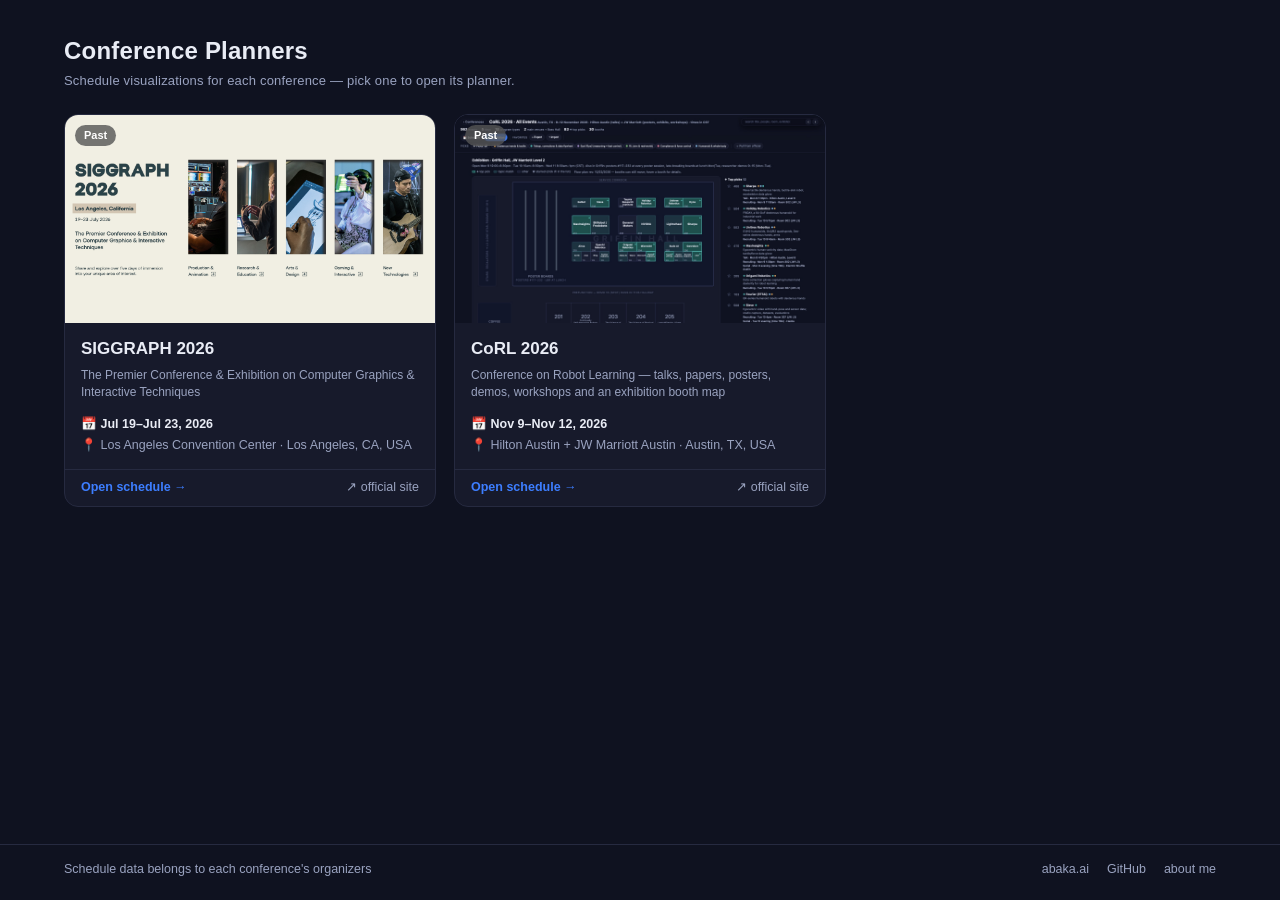
<file: index.html>
<!DOCTYPE html>
<html lang="en"><head>
<meta charset="utf-8"><meta name="viewport" content="width=device-width, initial-scale=1">
<title>Conference Planners</title>
<style>
:root{--bg:#0f1220;--panel:#171a2b;--ink:#e9ecf5;--muted:#9aa3c0;--line:#262a40;--hi:#3d7eff;--now:#2a9d8f}
*{box-sizing:border-box}
body{margin:0;font:14px/1.4 -apple-system,BlinkMacSystemFont,"Segoe UI",Roboto,sans-serif;background:var(--bg);color:var(--ink);min-height:100vh;display:flex;flex-direction:column}
header{padding:34px 24px 6px;max-width:1200px;margin:0 auto;width:100%}
h1{margin:0;font-size:24px;letter-spacing:.2px}
h1 .sub{display:block;margin-top:4px;color:var(--muted);font-size:13px;font-weight:400}
.wrap{max-width:1200px;margin:0 auto;padding:18px 24px 60px;width:100%;flex:1}
.grid{display:grid;grid-template-columns:repeat(auto-fill,minmax(320px,1fr));gap:18px}
.card{display:flex;flex-direction:column;background:var(--panel);border:1px solid var(--line);border-radius:14px;overflow:hidden;text-decoration:none;color:var(--ink);transition:border-color .15s,transform .15s,box-shadow .15s}
.card:hover,.card:focus-visible{border-color:var(--hi);transform:translateY(-2px);box-shadow:0 8px 24px #0008}
.card:focus-visible{outline:2px solid var(--hi);outline-offset:2px}
.cover{aspect-ratio:16/9;background:#0b0d18;position:relative}
.cover img{width:100%;height:100%;object-fit:cover;display:block}
.chip{position:absolute;top:10px;left:10px;font-size:11px;font-weight:650;padding:3px 9px;border-radius:999px;color:#fff;background:#333a}
.chip.now{background:var(--now)}.chip.soon{background:var(--hi)}.chip.past{background:#555c}
.body{padding:14px 16px 15px;display:flex;flex-direction:column;gap:6px;flex:1}
.body h2{margin:0;font-size:17px}
.tagline{color:var(--muted);font-size:12px;margin:0}
.meta{margin-top:auto;padding-top:10px;font-size:12.5px;color:var(--muted);display:flex;flex-direction:column;gap:3px}
.meta b{color:var(--ink);font-weight:600}
.foot{display:flex;justify-content:space-between;align-items:center;border-top:1px solid var(--line);padding:9px 16px;font-size:12.5px}
.foot .go{color:var(--hi);font-weight:650}
.foot .off{color:var(--muted)}
.foot .off:hover{color:var(--ink)}
@media (prefers-reduced-motion:reduce){.card{transition:none}.card:hover{transform:none}}
footer{padding:14px 24px 22px;border-top:1px solid var(--line);color:var(--muted);font-size:12.5px;text-align:center}
footer a{color:var(--muted)}footer a:hover{color:var(--ink)}
</style>
</head>
<body>
<header><h1>Conference Planners <span class="sub">Schedule visualizations for each conference — pick one to open its planner.</span></h1></header>
<div class="wrap"><div class="grid" id="grid"></div></div>
<footer id="site-footer" data-width="1152px"></footer>
<script src="assets/footer.js"></script>
<script src="meta.js"></script>
<script>
const fmt = iso => new Date(iso + "T00:00:00").toLocaleDateString("en-US", {month:"short", day:"numeric"});
const year = iso => iso.slice(0, 4);
function status(c){
  const today = new Date().toISOString().slice(0, 10);
  if (today > c.end) return {cls:"past", txt:"Past"};
  if (today >= c.start) return {cls:"now", txt:"Happening now"};
  const days = Math.round((new Date(c.start) - new Date(today)) / 864e5);
  return days <= 60 ? {cls:"soon", txt:`In ${days} days`} : {cls:"", txt:"Upcoming"};
}
document.getElementById("grid").innerHTML = CONFERENCES.map(c => {
  const s = status(c);
  const dates = `${fmt(c.start)}–${fmt(c.end)}, ${year(c.end)}`;
  return `<a class="card" href="${c.schedule}">
    <div class="cover"><img src="${c.cover}" alt="${c.title}" loading="lazy"><span class="chip ${s.cls}">${s.txt}</span></div>
    <div class="body">
      <h2>${c.title}</h2>
      ${c.subtitle ? `<p class="tagline">${c.subtitle}</p>` : ""}
      <div class="meta"><span>📅 <b>${dates}</b></span><span>📍 ${c.location}</span></div>
    </div>
    <div class="foot"><span class="go">Open schedule →</span>
      <span class="off" onclick="event.preventDefault();event.stopPropagation();window.open('${c.official}','_blank')">↗ official site</span></div>
  </a>`;
}).join("");
</script>
</body></html>
</file>
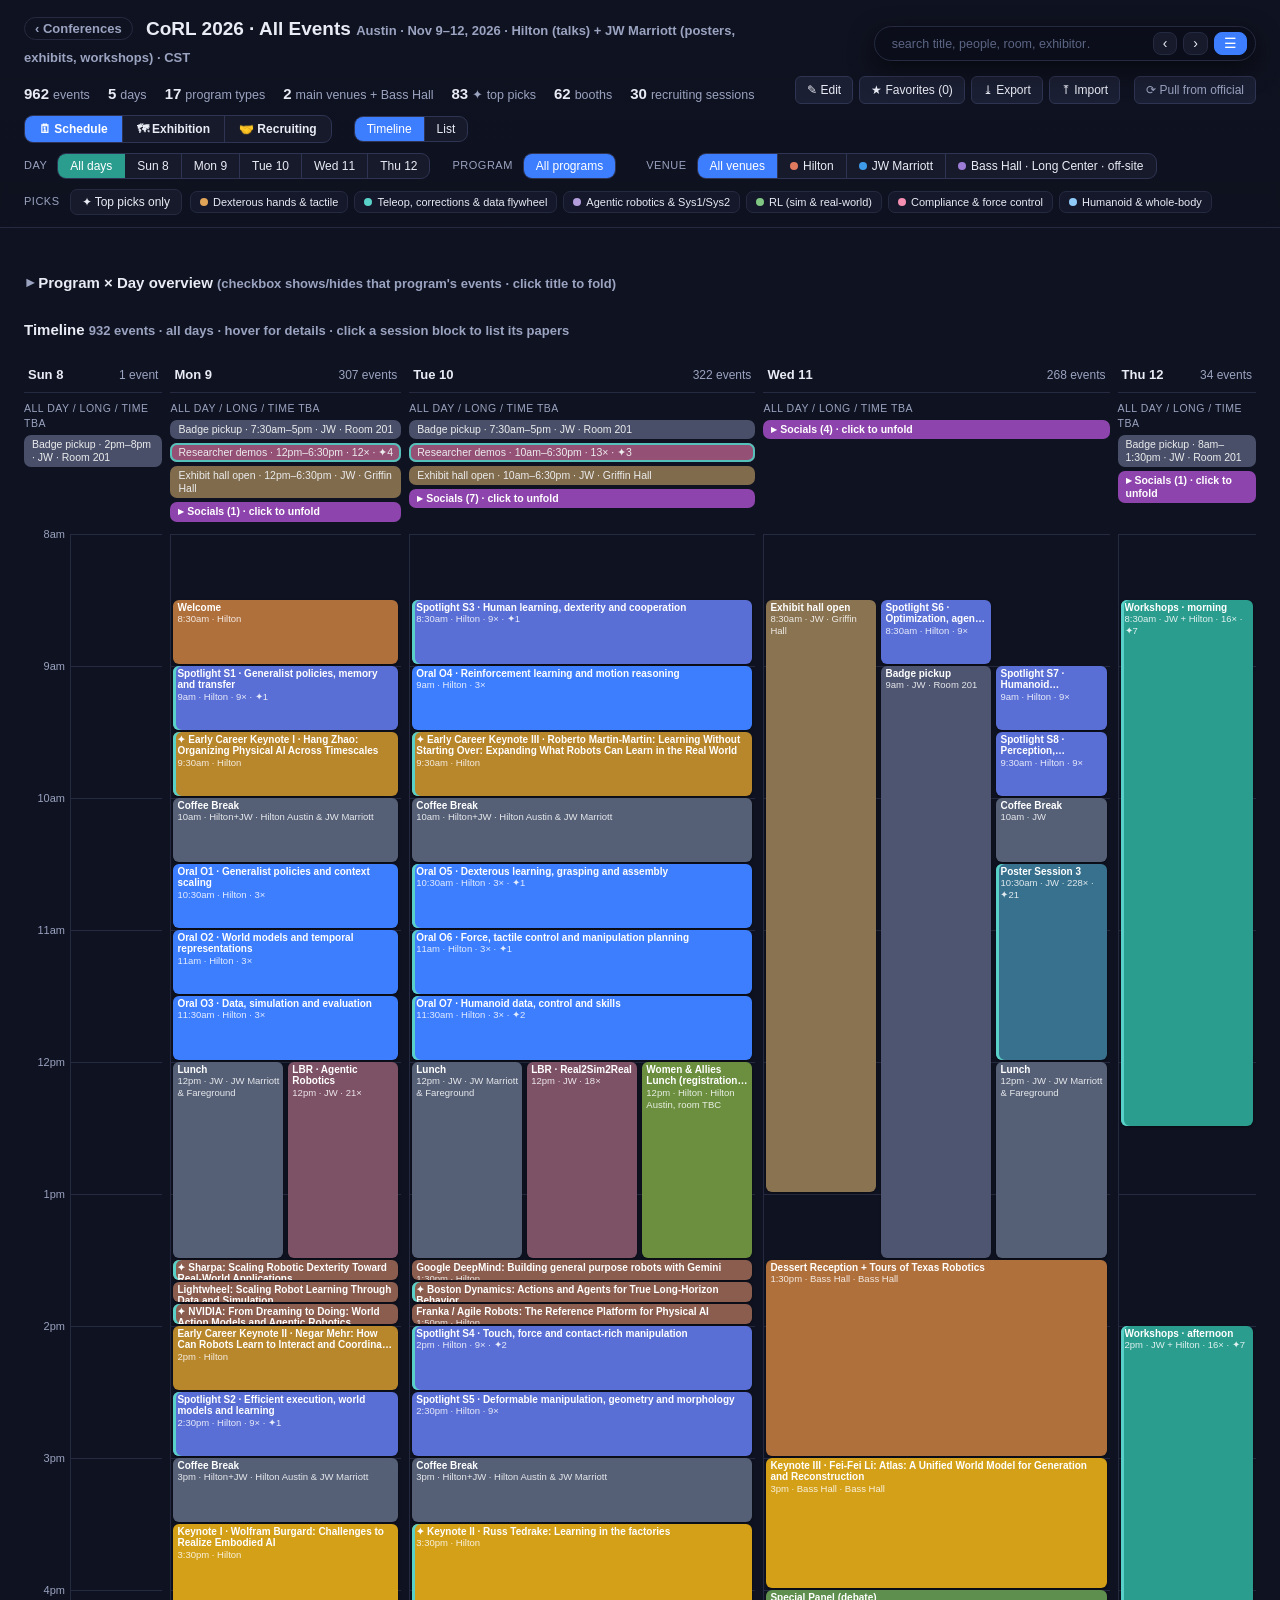
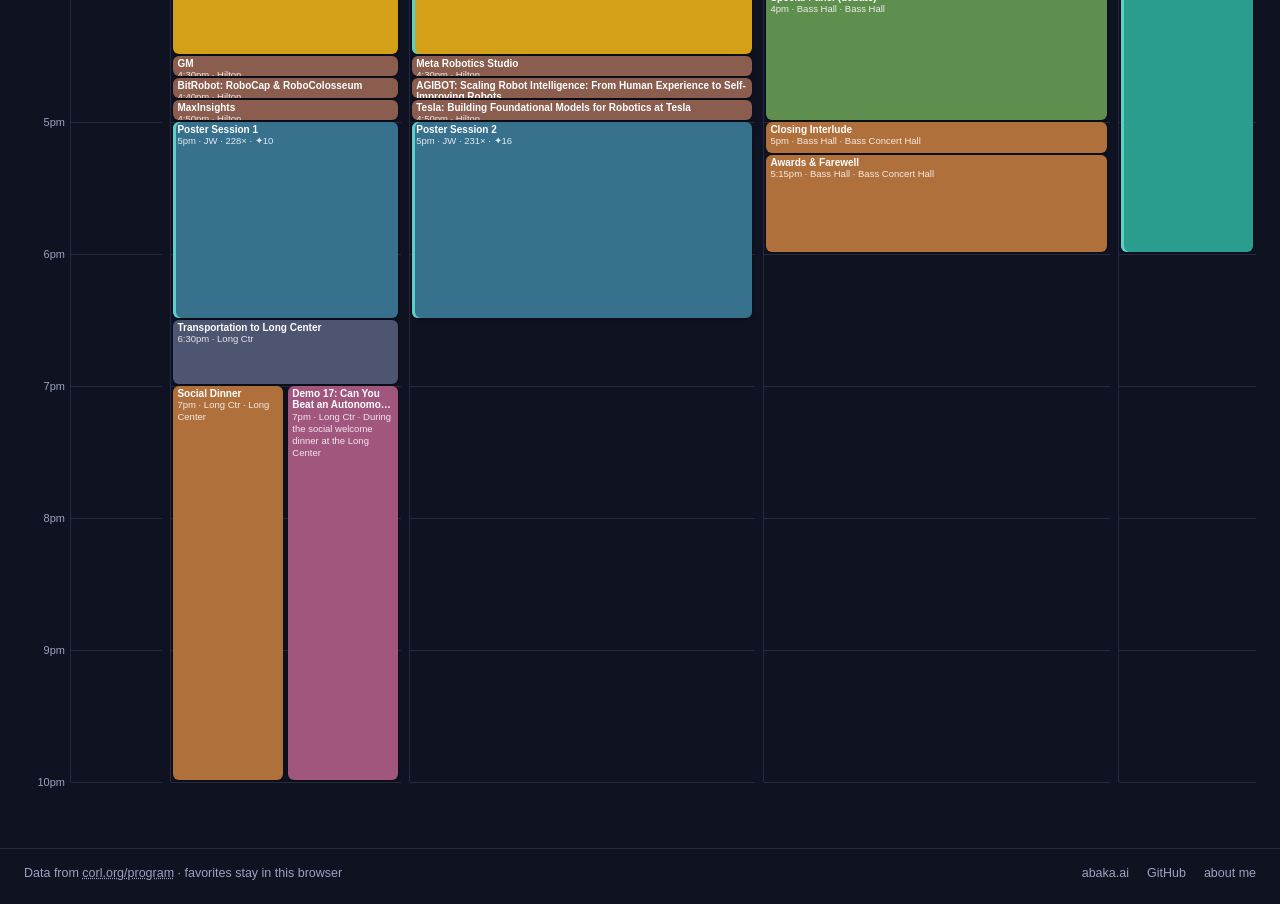
<file: corl26/index.html>
<!DOCTYPE html>
<html lang="en"><head>
<meta charset="utf-8"><meta name="viewport" content="width=device-width, initial-scale=1">
<title>CoRL 2026 — All Events Summary · Nov 9–12 · Austin</title>
<!-- ?v= on assets: bump it on each deploy so phones never mix a new page with cached old JS/CSS (Pages caches 10 min) -->
<link rel="stylesheet" href="assets/summary.css?v=20261109b">
</head>
<body>
<header><div class="hin">
  <div class="htop">
  <h1><a class="back" href="../index.html" title="back to all conference planners">‹ Conferences</a> CoRL 2026 · All Events <span class="sub">Austin · Nov 9–12, 2026 · Hilton (talks) + JW Marriott (posters, exhibits, workshops) · CST</span></h1>
<div id="searchbox">
  <input id="q" type="search" placeholder="search title, people, room, exhibitor…">
  <span id="qcount"></span>
  <button id="qprev" title="previous match (Shift+Enter)">‹</button>
  <button id="qnext" title="next match (Enter)">›</button>
  <button id="menutog" title="show / hide the menu (tabs, filters, favorites)">☰</button>
</div>
  <div class="stats" id="stats"></div>
  <div class="favbar">
    <button id="favmode" class="fbtn schedonly">✎ Edit</button><button id="favonly" class="fbtn schedonly">★ Favorites (0)</button><button id="favexp" class="fbtn" title="download favorites as a JSON file">⤓ Export</button><button id="favimp" class="fbtn" title="load favorites from an exported JSON file (merges with current)">⤒ Import</button><a class="fbtn pull" href="https://github.com/Abaka-Skills/conf/actions/workflows/pull-official-corl26.yml" target="_blank" rel="noopener" title="re-scrape the official site and update this page's data (runs a GitHub Action; the site can't be fetched from the browser directly)">⟳ Pull from official</a>
    <input id="favfile" type="file" accept=".json,application/json" hidden></div>
  </div>
  <div class="controls">
    <div class="seg tabs"><button id="tabsched" class="on">🗓 Schedule</button><button id="tabexpo">🗺 Exhibition</button><button id="tabrec">🤝 Recruiting</button></div>
    <div class="seg schedonly"><button id="vtl" class="on">Timeline</button><button id="vlist">List</button></div>
  </div>
  <div class="controls schedonly">
    <div class="grp"><span class="lbl">Day</span><span class="seg" id="daybtns"></span></div>
    <div class="grp"><span class="lbl">Program</span><span class="seg"><button id="clearty" class="on">All programs</button></span><span class="sub" id="tysel"></span></div>
    <div class="grp"><span class="lbl">Venue</span><span class="seg" id="venuebtns"></span></div>
  </div>
  <div class="controls picksrow">
    <div class="grp"><span class="lbl">Picks</span><button id="pickmode" class="pick" title="show only the hand-picked top picks (combines with the selected topics)">✦ Top picks only</button>
      <span class="topics" id="topicbtns"></span><button id="pickclear" class="topic" title="clear the picks filter">✕ clear</button></div>
  </div>
</div></header>
<div class="wrap" id="sched">
  <h2 id="mxhdr" class="fold"><span class="caret">▾</span> Program × Day overview <span class="sub">(checkbox shows/hides that program's events · click title to fold)</span></h2>
  <div class="matrix" id="mxbox"><table class="mx" id="mx"></table></div>
  <h2 id="agendahdr">Agenda</h2>
  <div id="agenda"></div>
</div>
<div class="wrap" id="expo"></div>
<div class="wrap" id="rec"></div>
<div id="tip"></div>
<footer id="site-footer" data-source-url="https://www.corl.org/program" data-source-label="corl.org/program"></footer>
<script src="../assets/footer.js?v=20261109b"></script>
<script src="assets/data.js?v=20261109b"></script>
<script src="assets/picks.js?v=20261109b"></script>
<script src="assets/exhibitors.js?v=20261109b"></script>
<script src="assets/exhibit.js?v=20261109b"></script>
<script src="assets/recruiting.js?v=20261109b"></script>
<script src="assets/app.js?v=20261109b"></script>
</body></html>
</file>
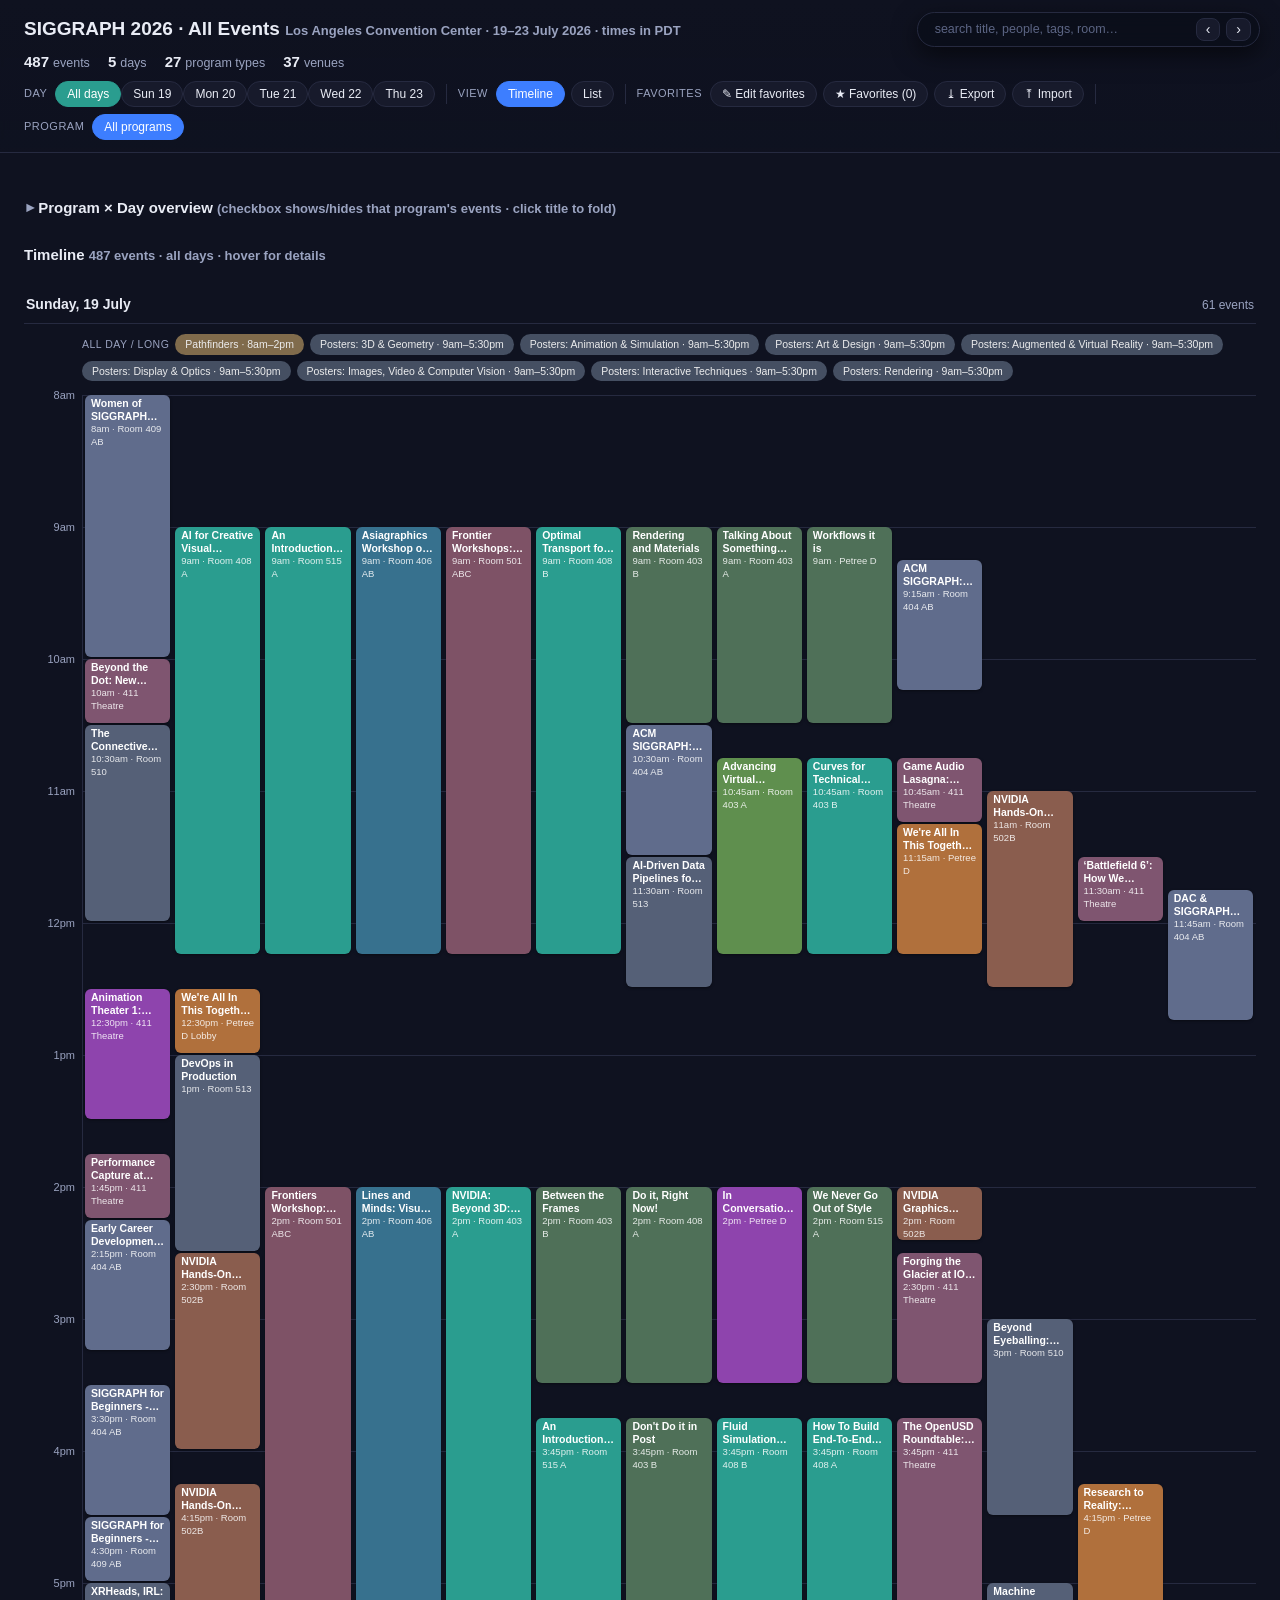
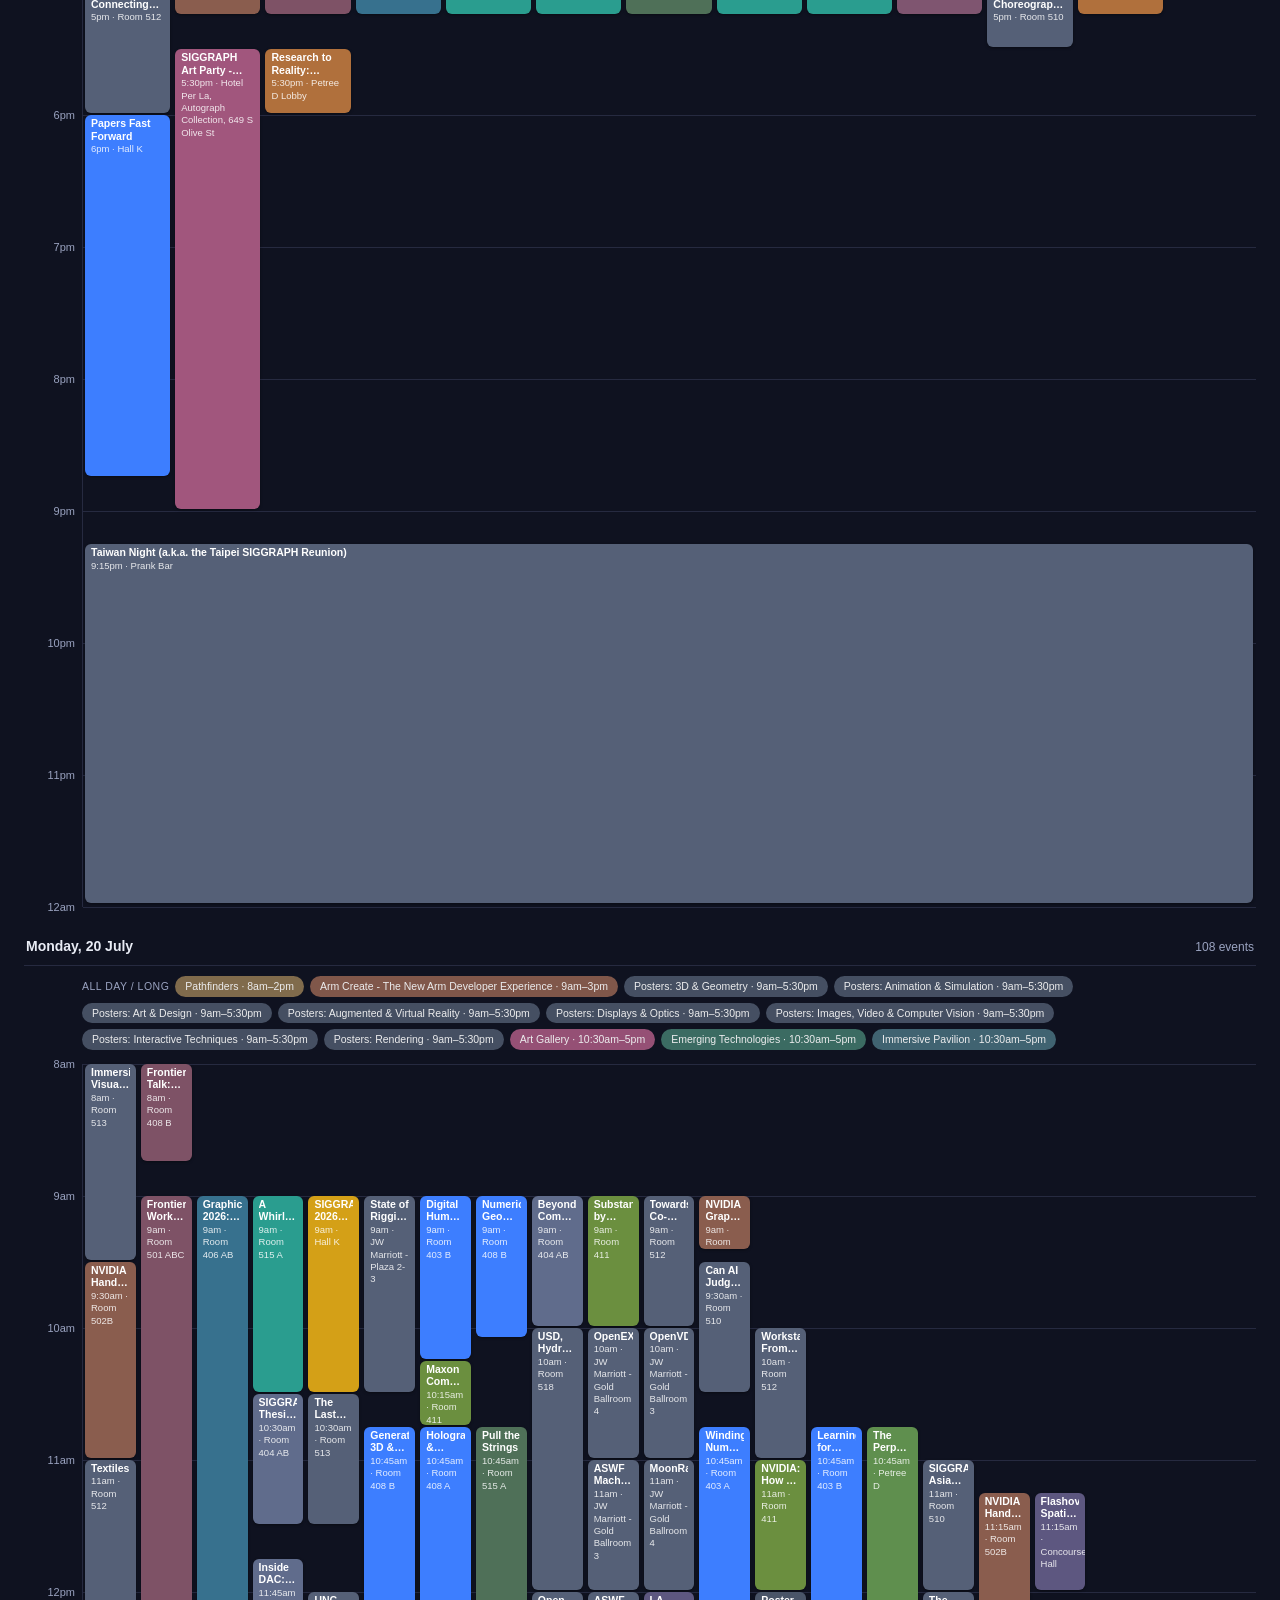
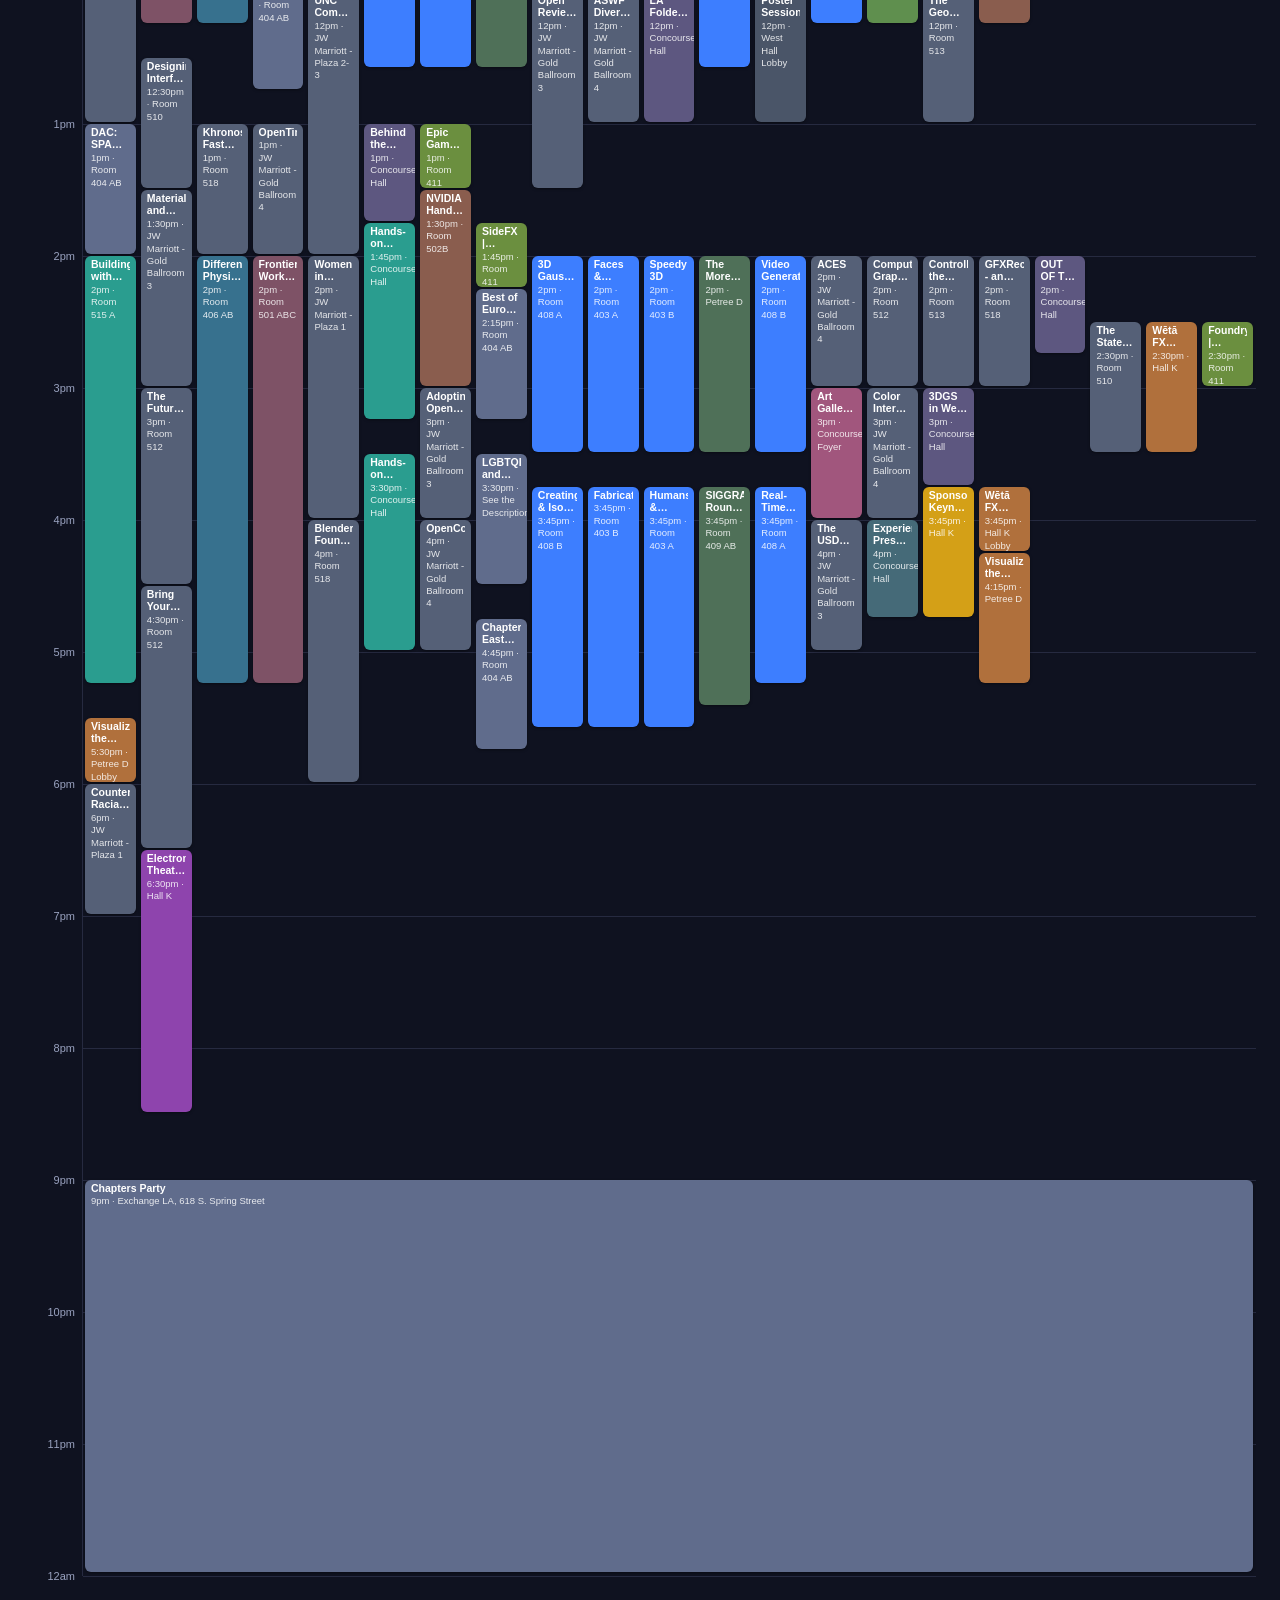
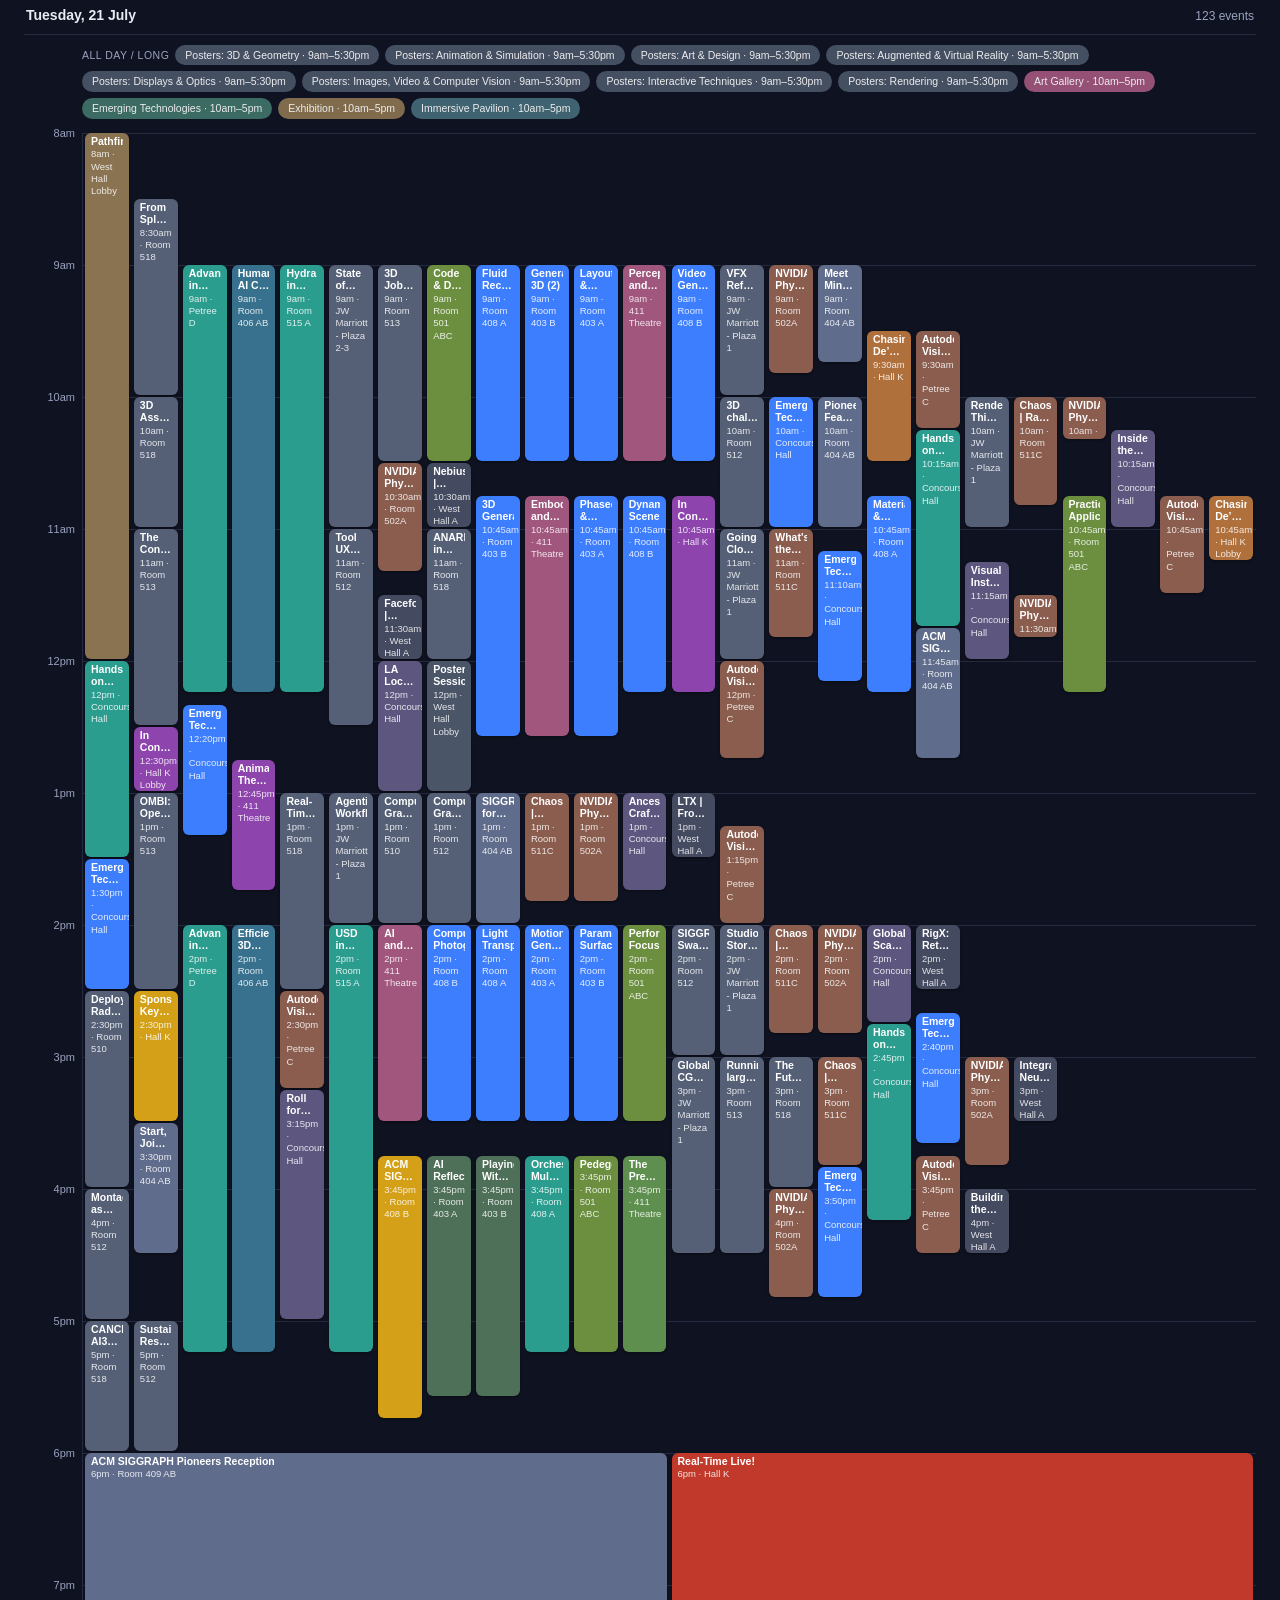
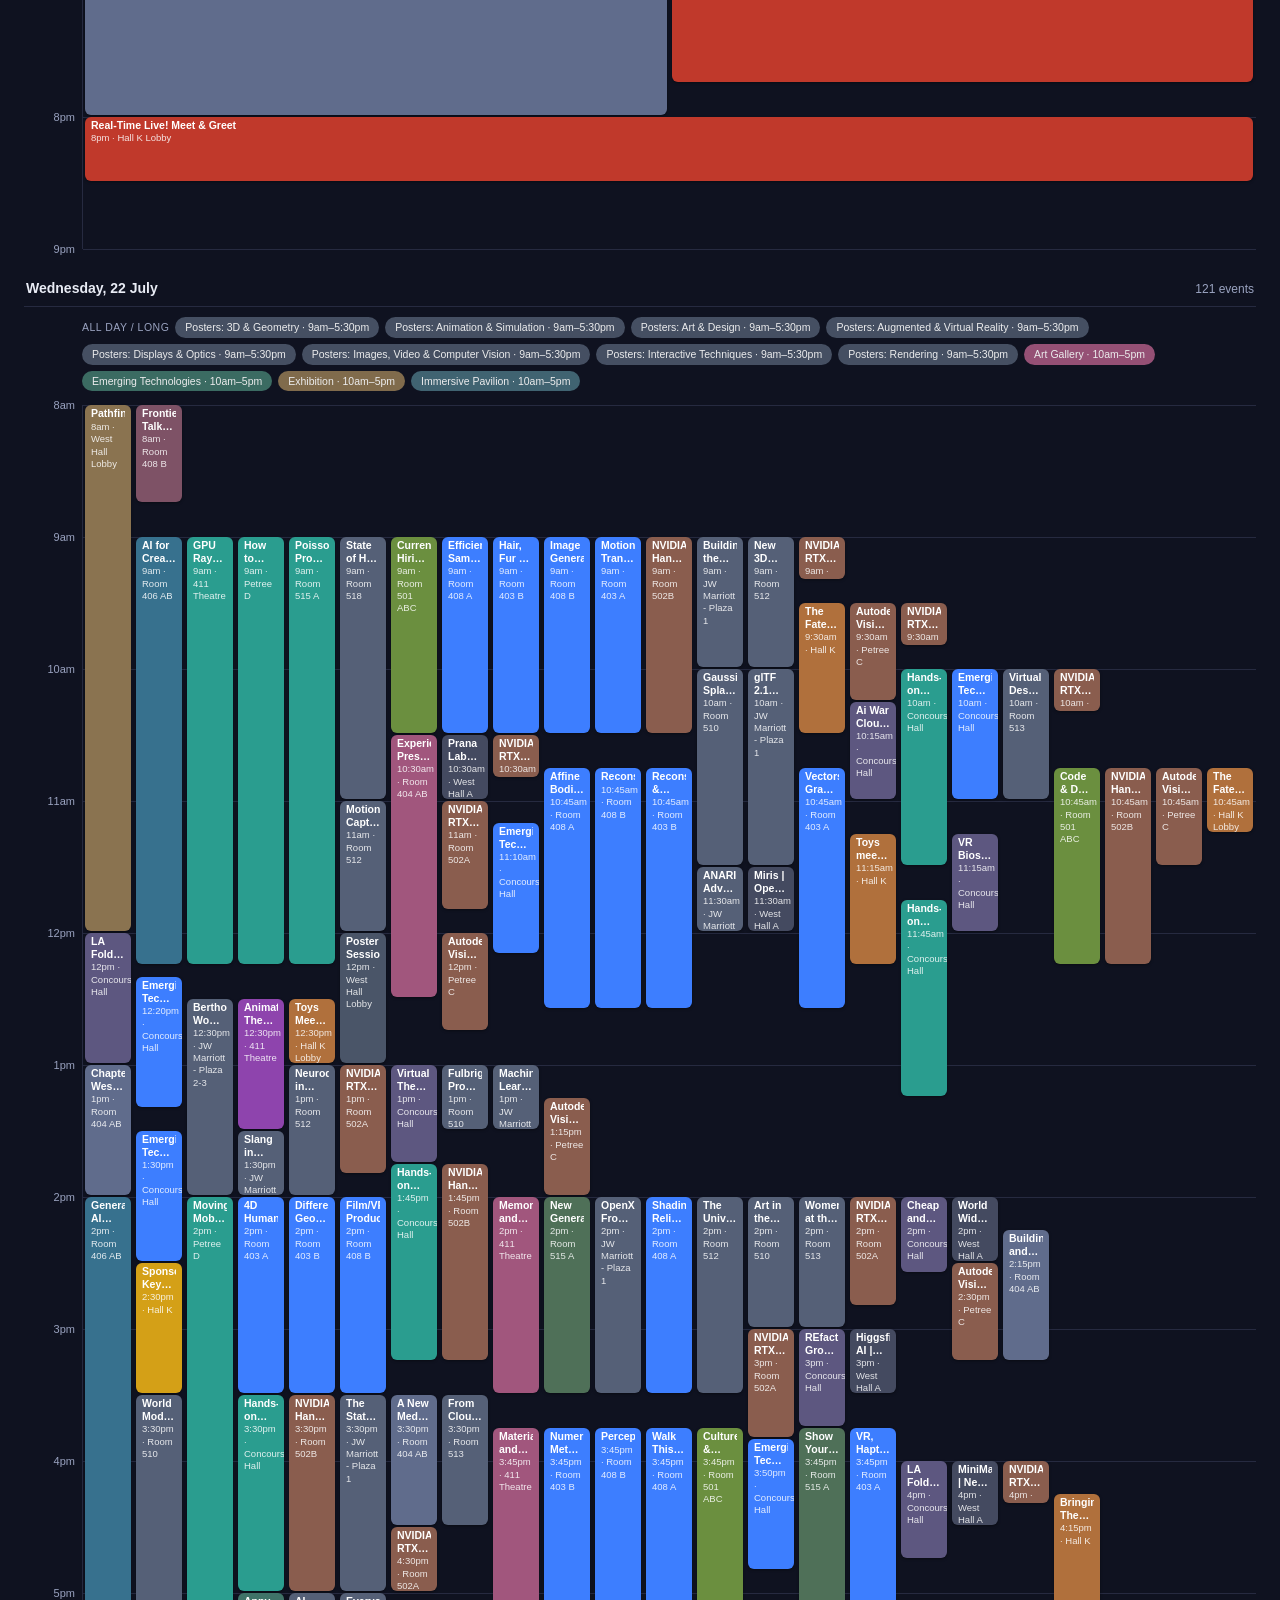
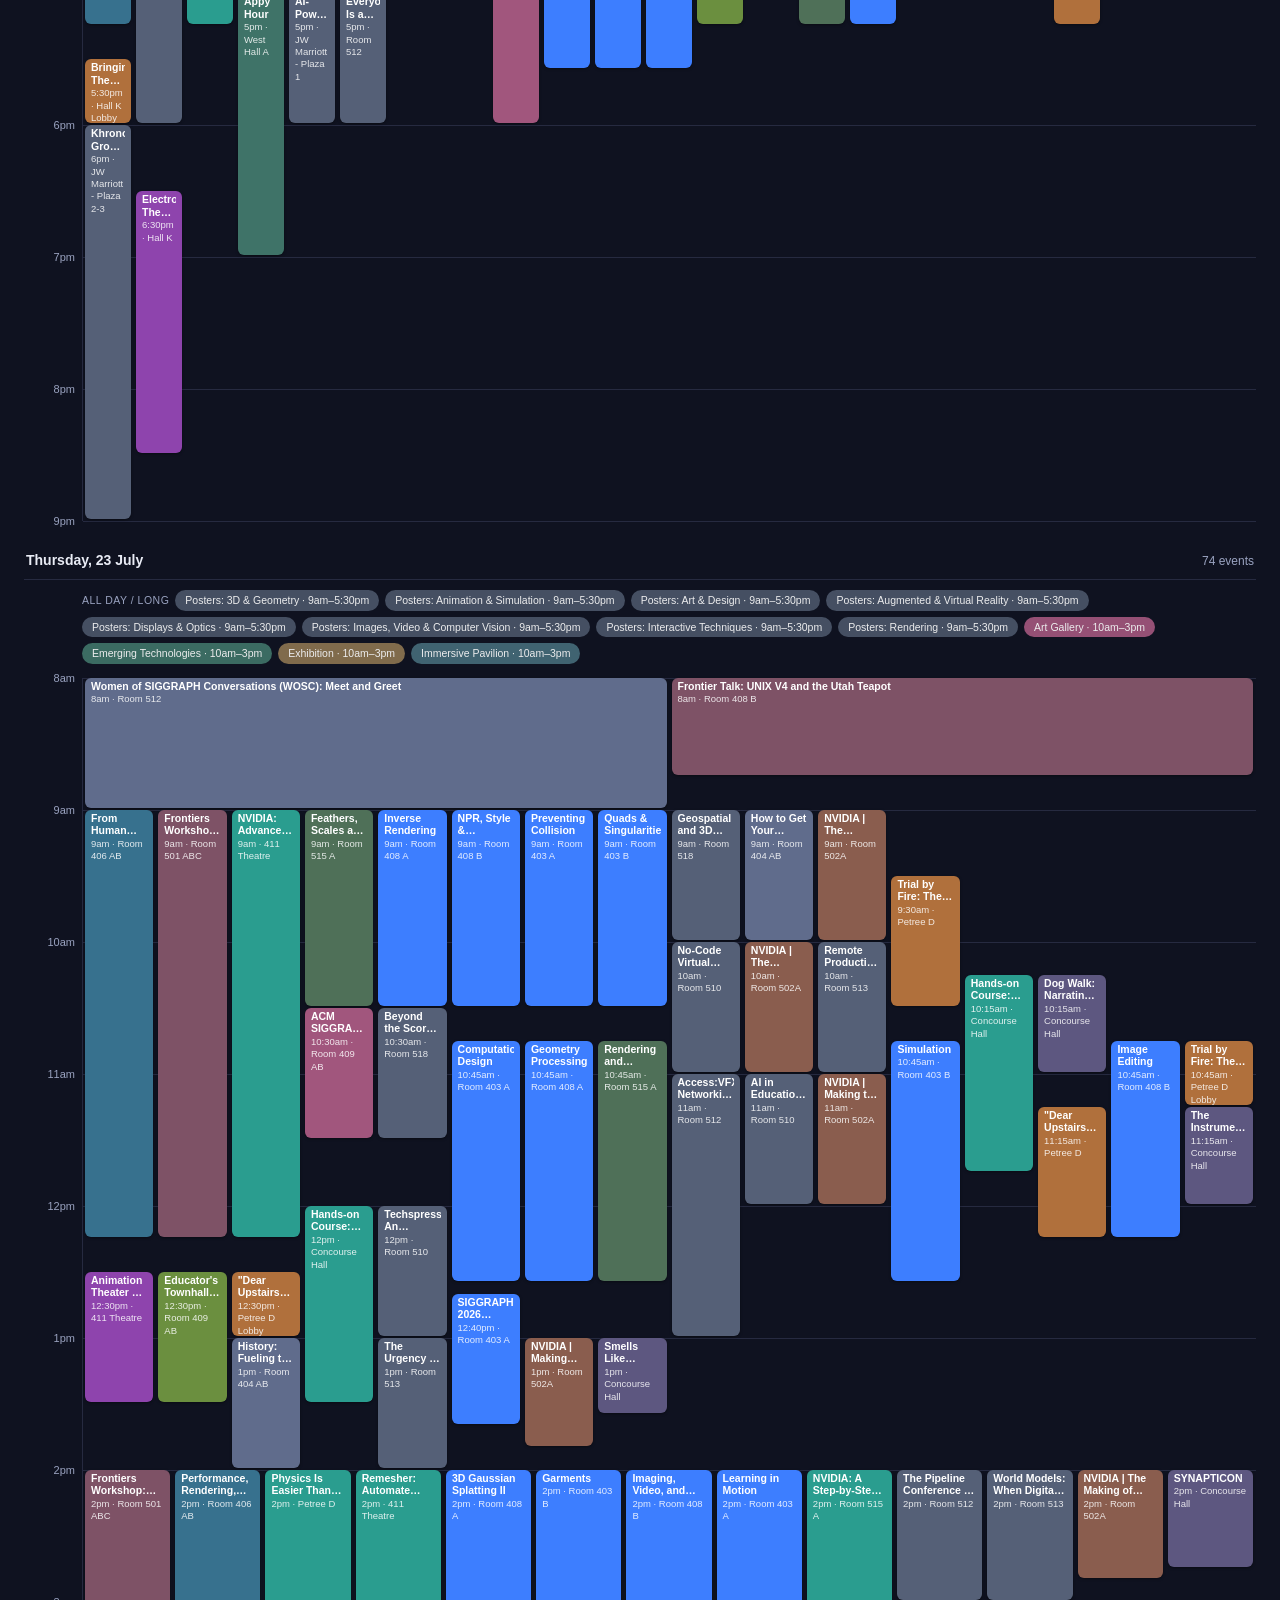
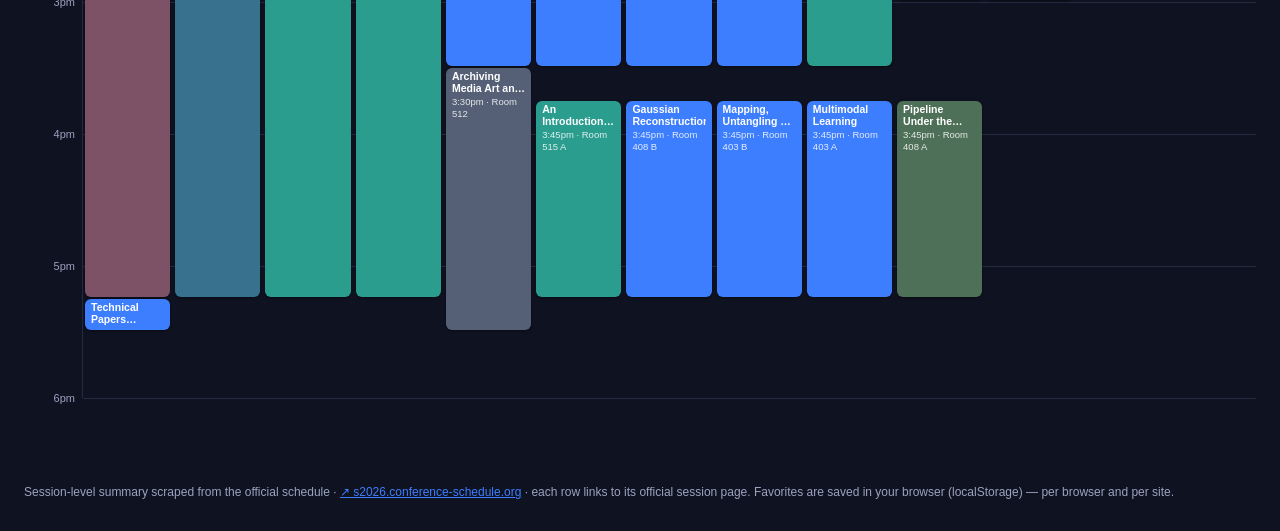
<file: siggraph/index.html>
<!DOCTYPE html>
<html lang="en"><head>
<meta charset="utf-8"><meta name="viewport" content="width=device-width, initial-scale=1">
<title>SIGGRAPH 2026 — All Events Summary · Jul 19–23 · Los Angeles</title>
<link rel="stylesheet" href="assets/summary.css">
</head>
<body>
<header>
  <h1>SIGGRAPH 2026 · All Events <span class="sub">Los Angeles Convention Center · 19–23 July 2026 · times in PDT</span></h1>
  <div class="stats" id="stats"></div>
  <div class="controls">
    <div class="grp"><span class="lbl">Day</span><span id="daybtns"></span></div>
    <div class="sep"></div>
    <div class="grp"><span class="lbl">View</span>
      <button id="vtl" class="on">Timeline</button><button id="vlist">List</button></div>
    <div class="sep"></div>
    <div class="grp"><span class="lbl">Favorites</span>
      <button id="favmode" class="fav">✎ Edit favorites</button>
      <button id="favonly" class="fav">★ Favorites (0)</button>
      <button id="favexp" class="fav" title="download favorites as a JSON file">⤓ Export</button>
      <button id="favimp" class="fav" title="load favorites from an exported JSON file (merges with current)">⤒ Import</button>
      <input id="favfile" type="file" accept=".json,application/json" hidden></div>
    <div class="sep"></div>
    <div class="grp"><span class="lbl">Program</span>
      <button id="clearty" class="on">All programs</button><span class="sub" id="tysel"></span></div>
  </div>
</header>
<div id="searchbox">
  <input id="q" type="search" placeholder="search title, people, tags, room…">
  <span id="qcount"></span>
  <button id="qprev" title="previous match (Shift+Enter)">‹</button>
  <button id="qnext" title="next match (Enter)">›</button>
</div>
<div class="wrap">
  <h2 id="mxhdr" class="fold"><span class="caret">▾</span> Program × Day overview <span class="sub">(checkbox shows/hides that program's events · click title to fold)</span></h2>
  <div class="matrix" id="mxbox"><table class="mx" id="mx"></table></div>
  <h2 id="agendahdr">Agenda</h2>
  <div id="agenda"></div>
</div>
<div id="tip"></div>
<footer>Session-level summary scraped from the official schedule · <a href="https://s2026.conference-schedule.org/" target="_blank" rel="noopener">↗ s2026.conference-schedule.org</a> · each row links to its official session page.
Favorites are saved in your browser (localStorage) — per browser and per site.</footer>
<script src="assets/data.js"></script>
<script src="assets/app.js"></script>
</body></html>
</file>
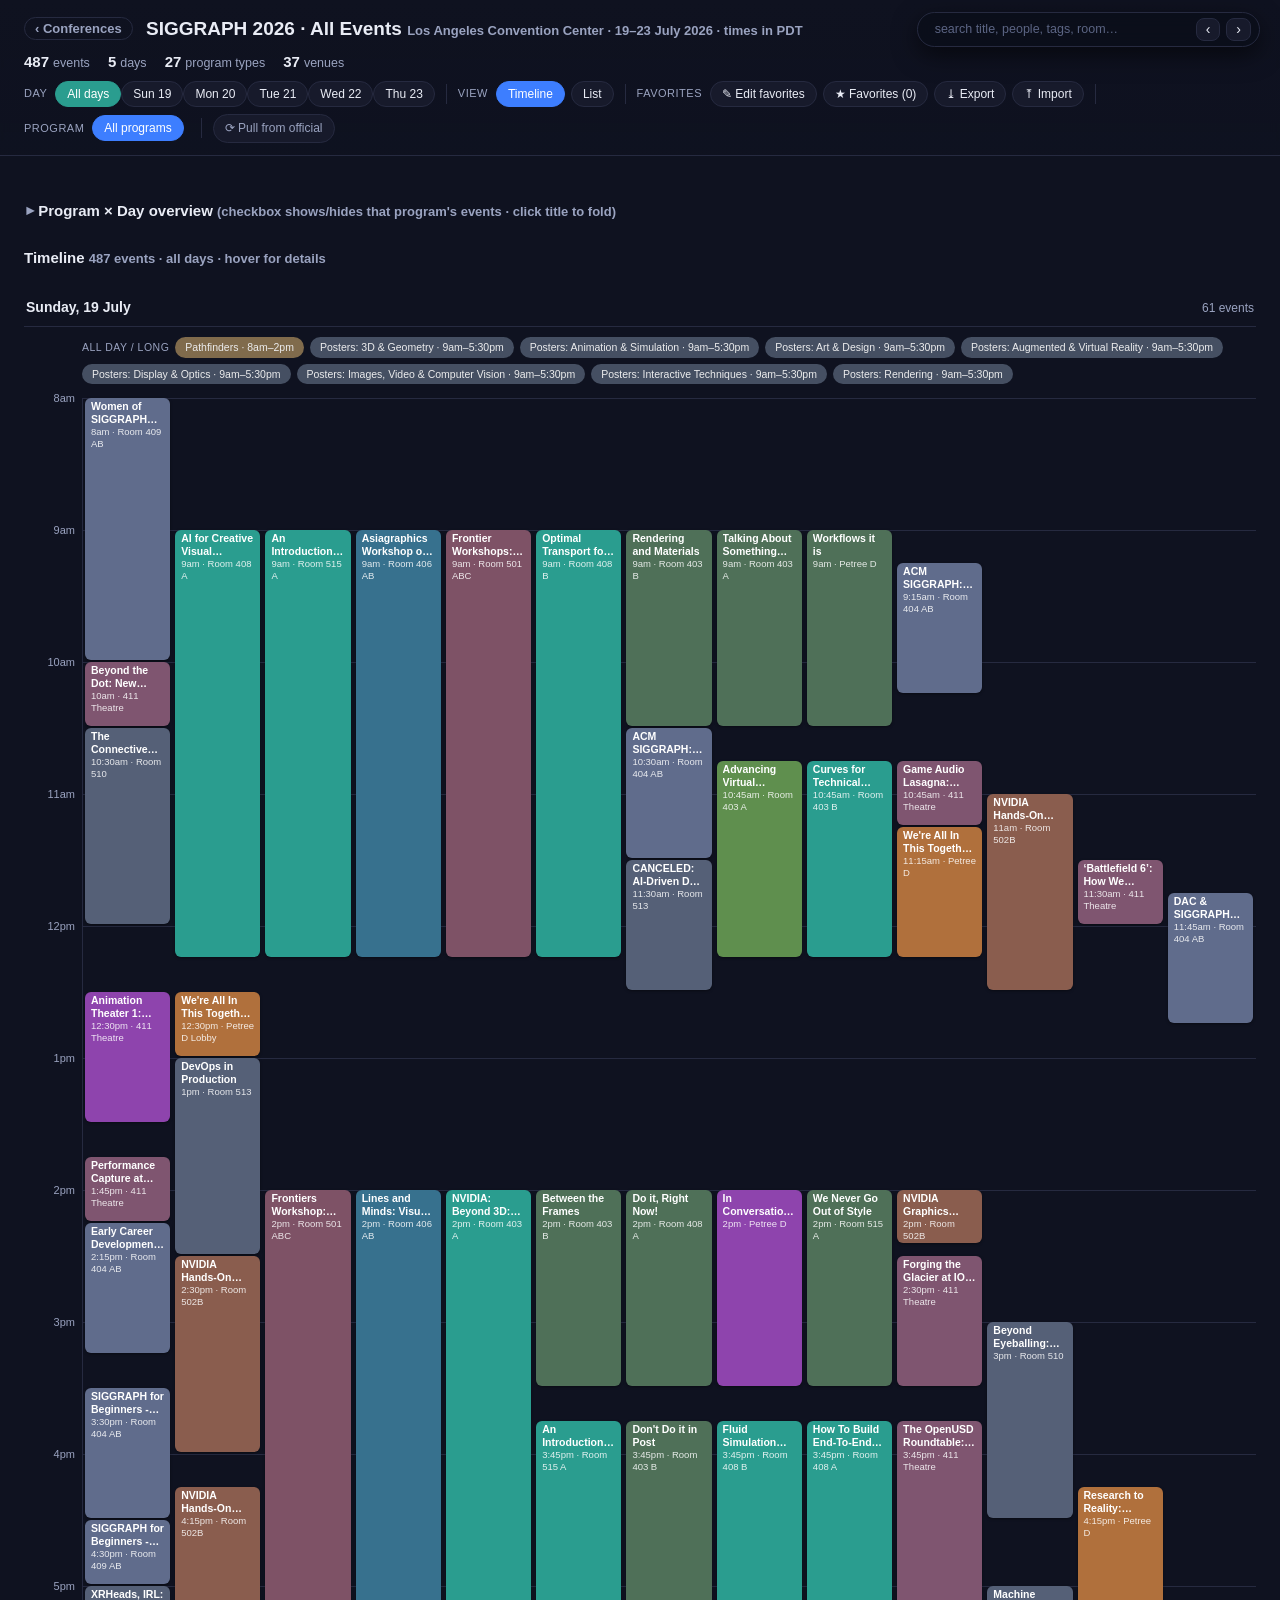
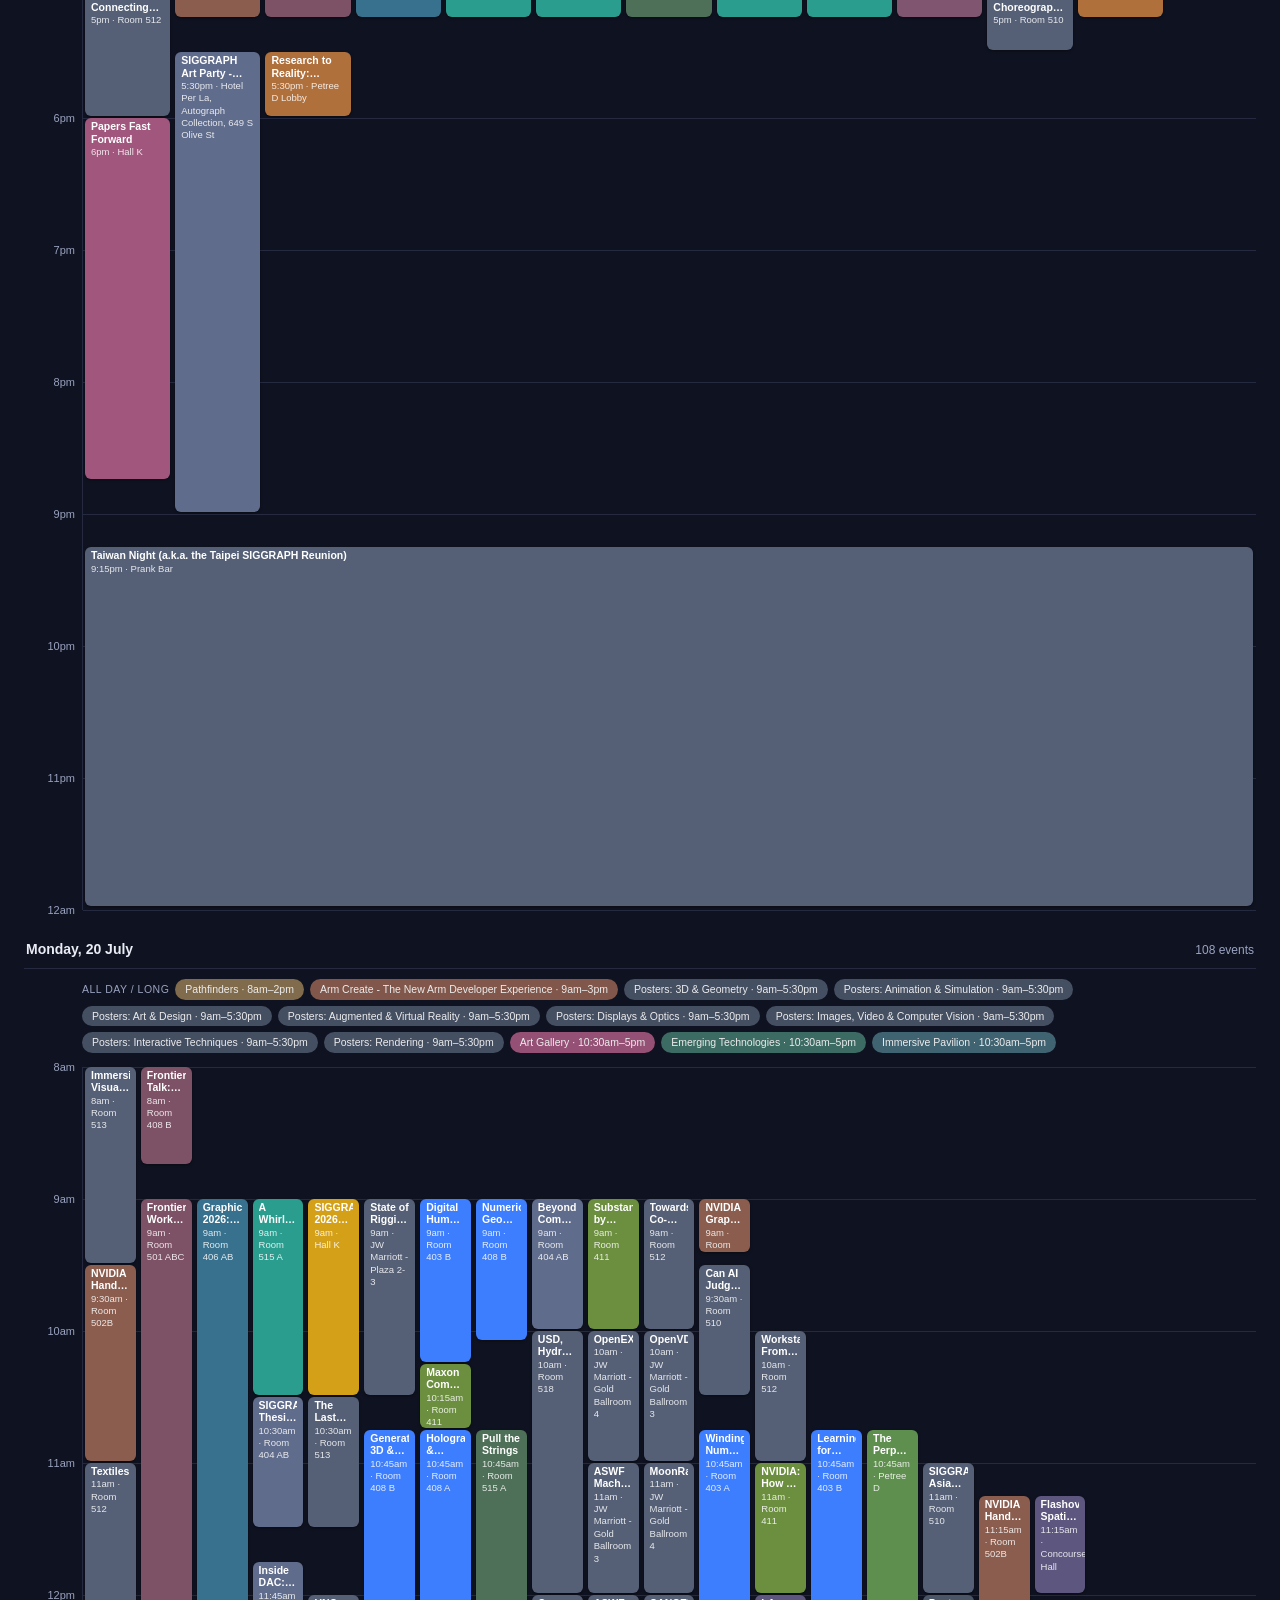
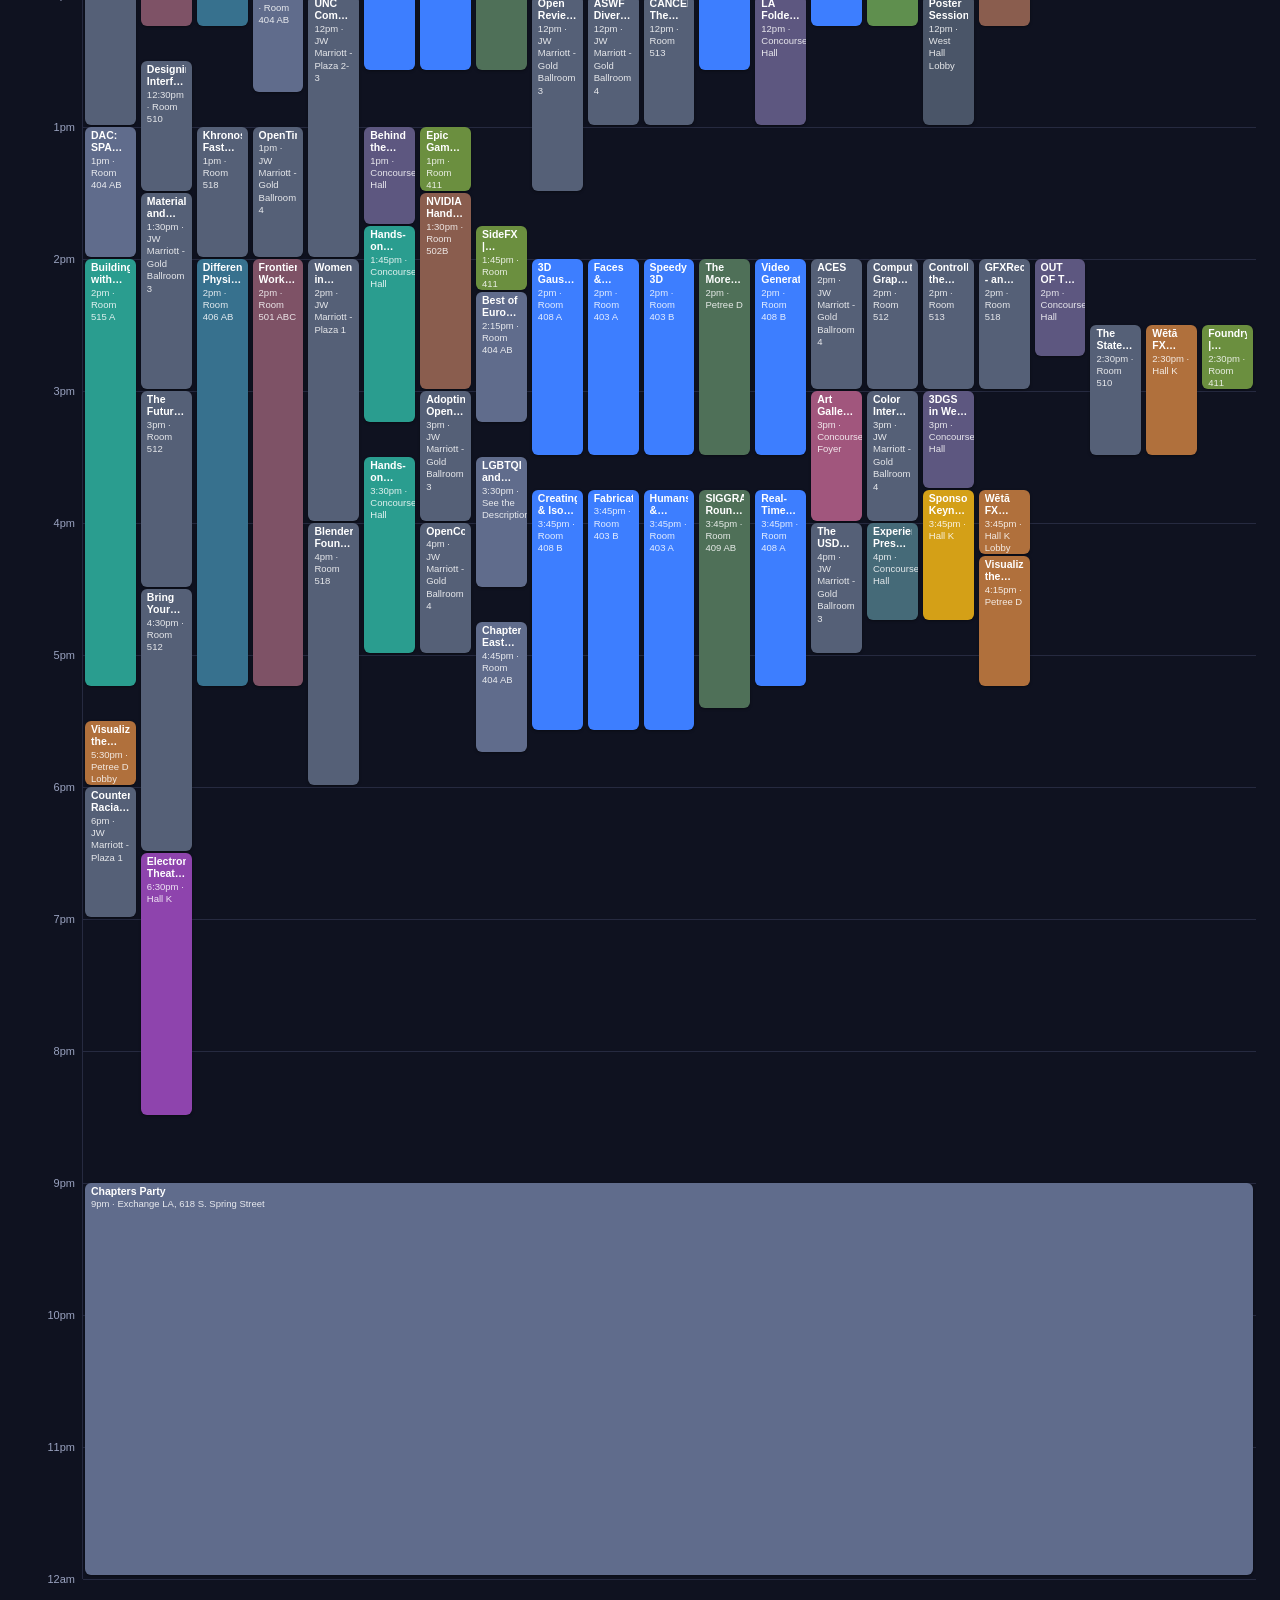
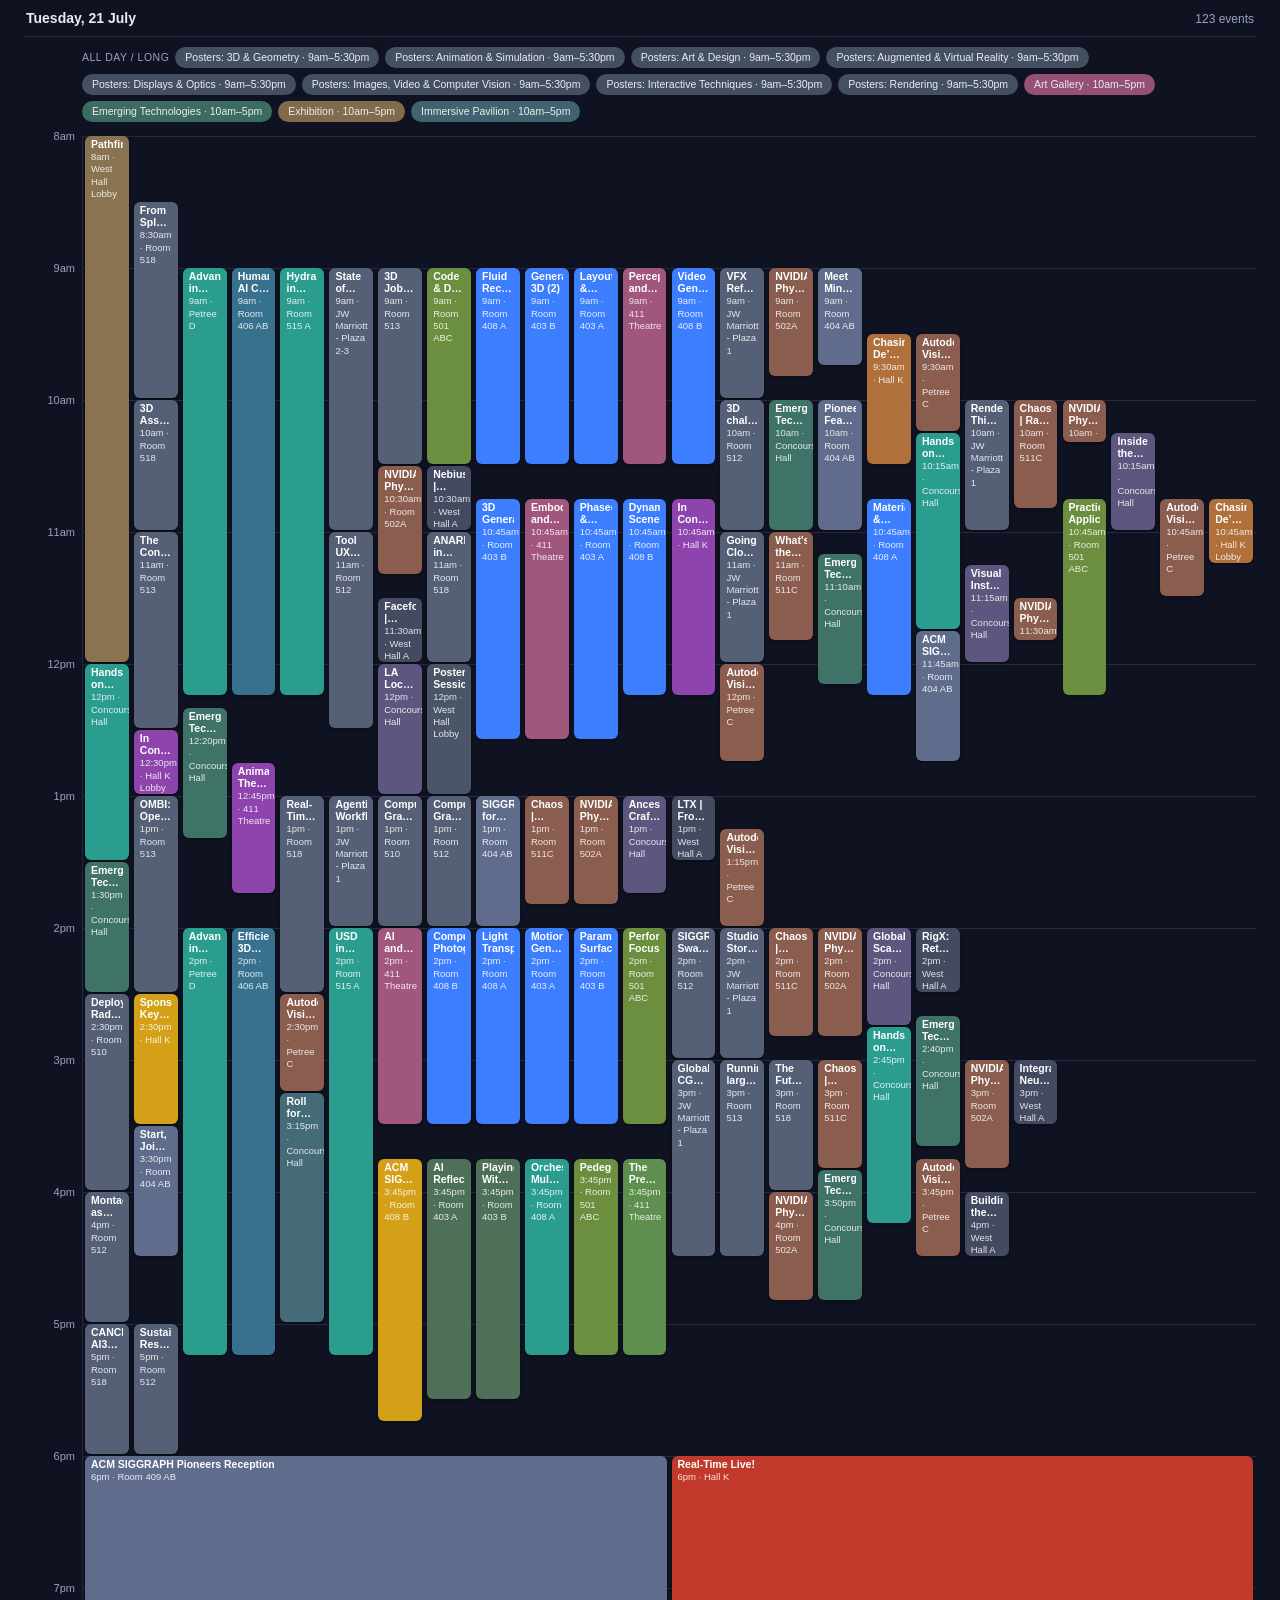
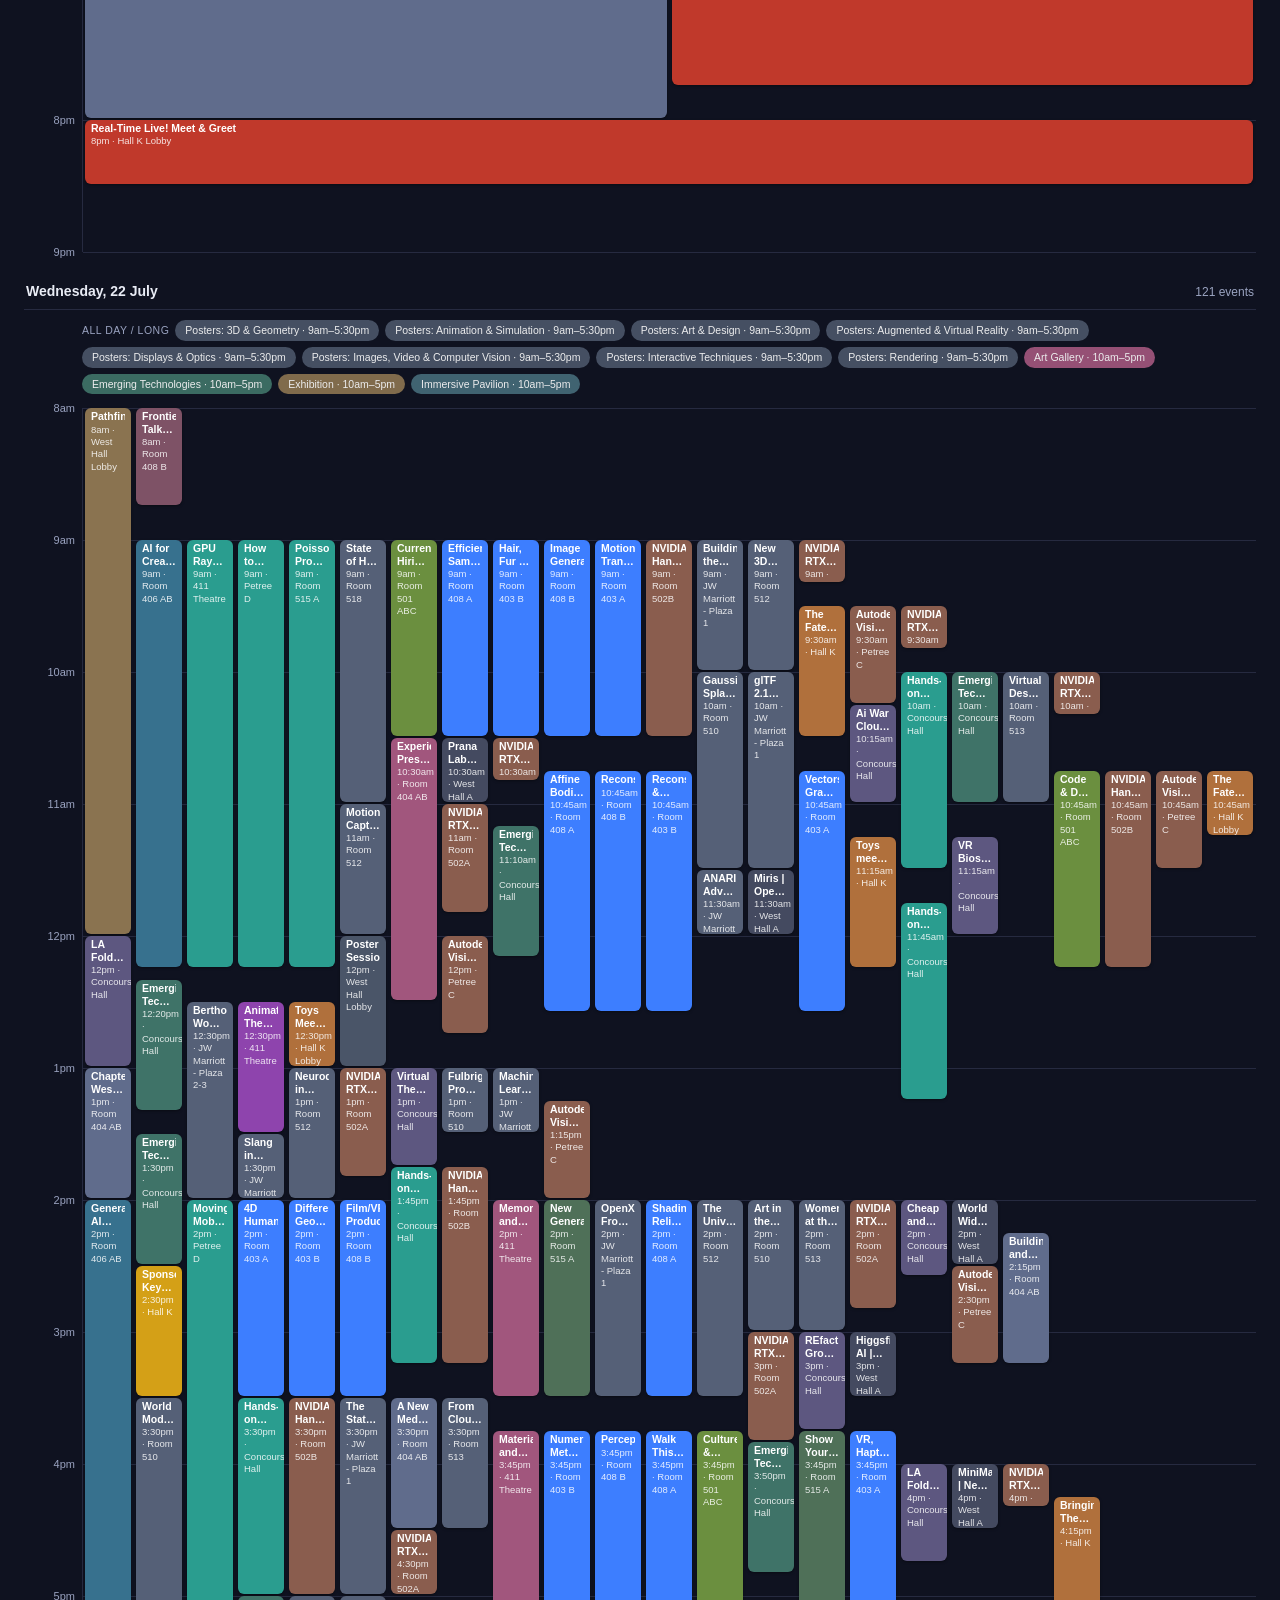
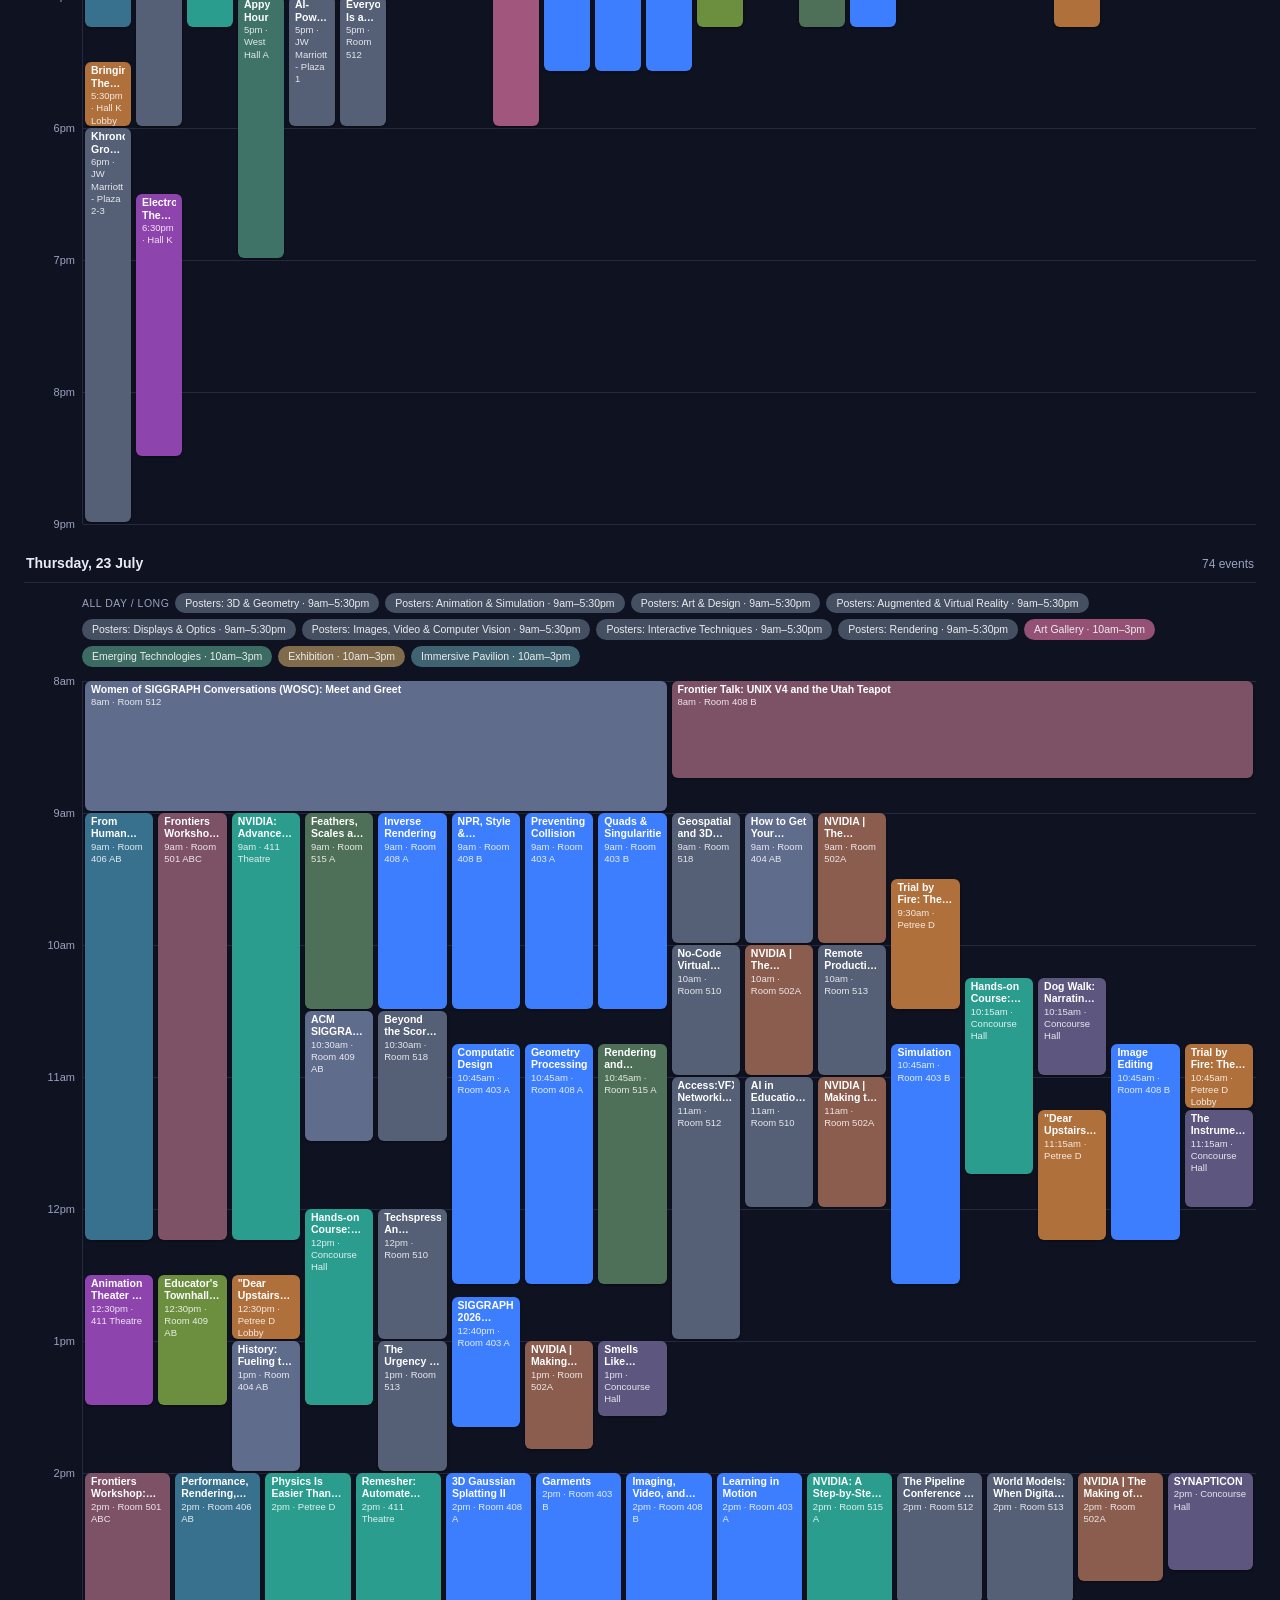
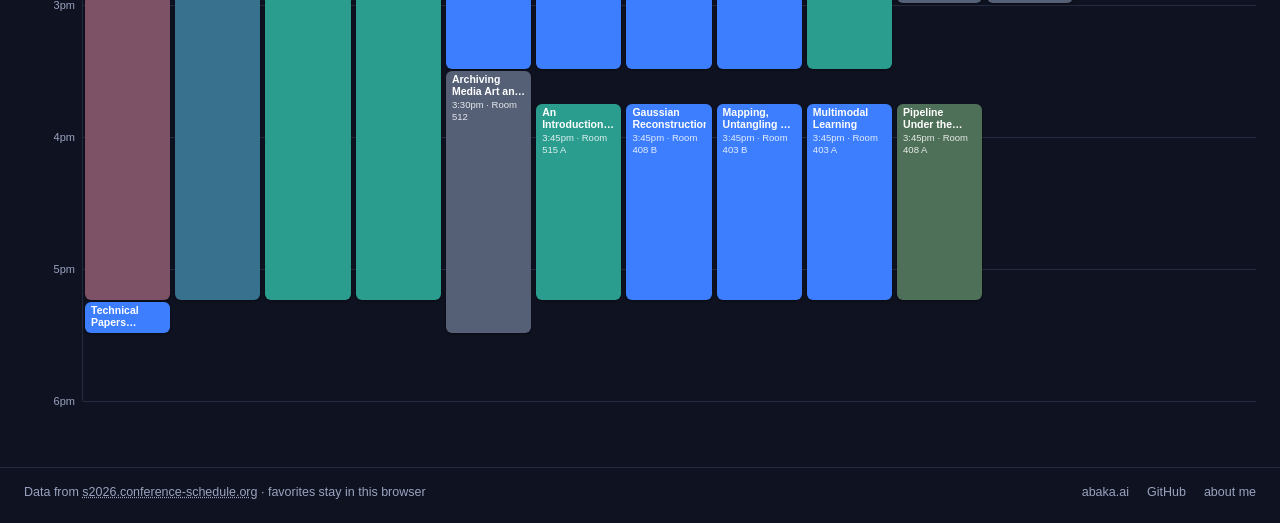
<file: siggraph26/index.html>
<!DOCTYPE html>
<html lang="en"><head>
<meta charset="utf-8"><meta name="viewport" content="width=device-width, initial-scale=1">
<title>SIGGRAPH 2026 — All Events Summary · Jul 19–23 · Los Angeles</title>
<link rel="stylesheet" href="assets/summary.css">
</head>
<body>
<header>
  <h1><a class="back" href="../index.html" title="back to all conference planners">‹ Conferences</a> SIGGRAPH 2026 · All Events <span class="sub">Los Angeles Convention Center · 19–23 July 2026 · times in PDT</span></h1>
  <div class="stats" id="stats"></div>
  <div class="controls">
    <div class="grp"><span class="lbl">Day</span><span id="daybtns"></span></div>
    <div class="sep"></div>
    <div class="grp"><span class="lbl">View</span>
      <button id="vtl" class="on">Timeline</button><button id="vlist">List</button></div>
    <div class="sep"></div>
    <div class="grp"><span class="lbl">Favorites</span>
      <button id="favmode" class="fav">✎ Edit favorites</button>
      <button id="favonly" class="fav">★ Favorites (0)</button>
      <button id="favexp" class="fav" title="download favorites as a JSON file">⤓ Export</button>
      <button id="favimp" class="fav" title="load favorites from an exported JSON file (merges with current)">⤒ Import</button>
      <input id="favfile" type="file" accept=".json,application/json" hidden></div>
    <div class="sep"></div>
    <div class="grp"><span class="lbl">Program</span>
      <button id="clearty" class="on">All programs</button><span class="sub" id="tysel"></span></div>
    <div class="sep"></div>
    <div class="grp"><a class="btn" href="https://github.com/Abaka-Skills/conf/actions/workflows/pull-official.yml" target="_blank" rel="noopener" title="re-scrape the official site and update this page's data (runs a GitHub Action; the site can't be fetched from the browser directly)">⟳ Pull from official</a></div>
  </div>
</header>
<div id="searchbox">
  <input id="q" type="search" placeholder="search title, people, tags, room…">
  <span id="qcount"></span>
  <button id="qprev" title="previous match (Shift+Enter)">‹</button>
  <button id="qnext" title="next match (Enter)">›</button>
</div>
<div class="wrap">
  <h2 id="mxhdr" class="fold"><span class="caret">▾</span> Program × Day overview <span class="sub">(checkbox shows/hides that program's events · click title to fold)</span></h2>
  <div class="matrix" id="mxbox"><table class="mx" id="mx"></table></div>
  <h2 id="agendahdr">Agenda</h2>
  <div id="agenda"></div>
</div>
<div id="tip"></div>
<footer id="site-footer" data-source-url="https://s2026.conference-schedule.org/" data-source-label="s2026.conference-schedule.org"></footer>
<script src="../assets/footer.js"></script>
<script src="assets/data.js"></script>
<script src="assets/app.js"></script>
</body></html>
</file>
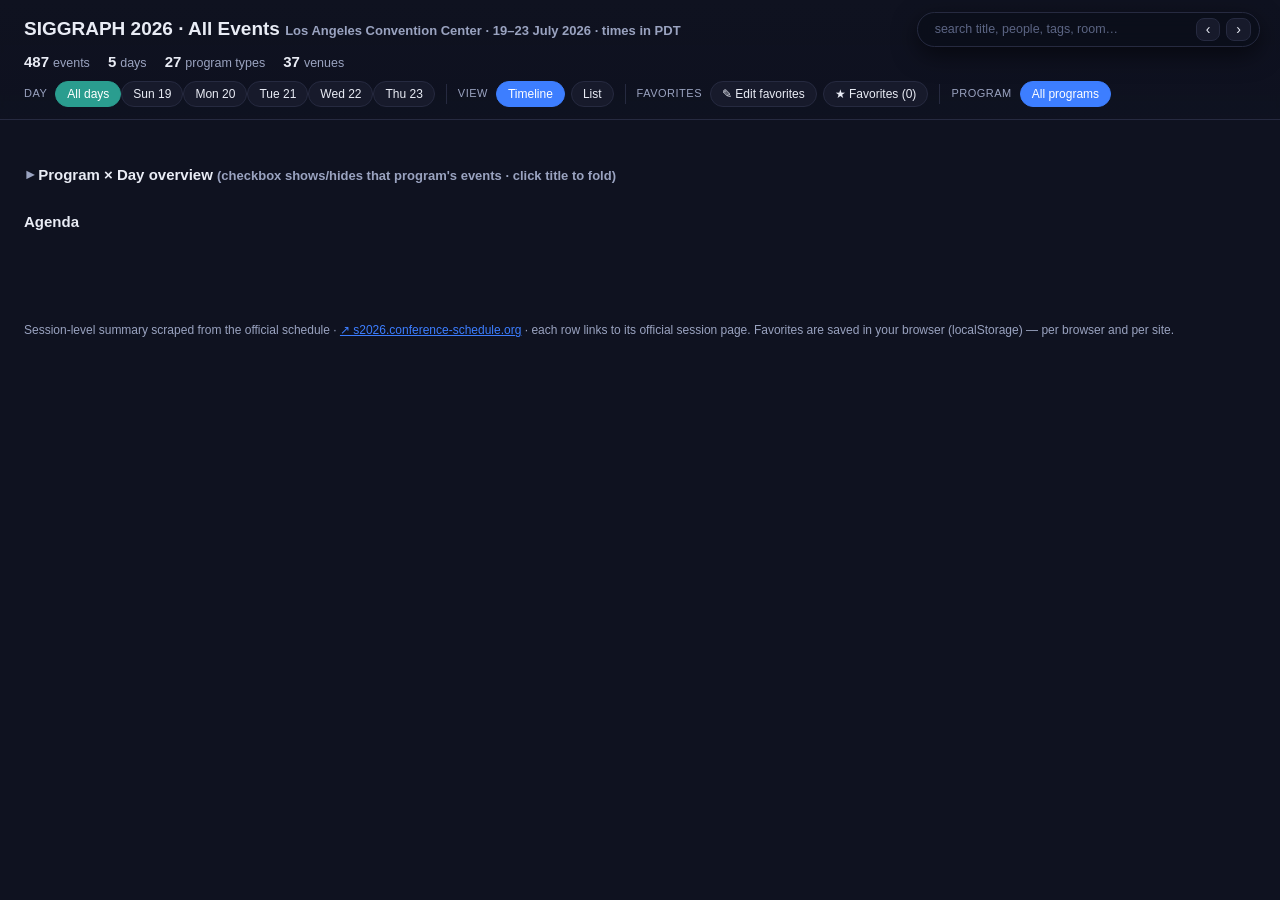
<file: siggraph26/siggraph26_summary.html>
<!DOCTYPE html>
<html lang="en"><head>
<meta charset="utf-8"><meta name="viewport" content="width=device-width, initial-scale=1">
<title>SIGGRAPH 2026 — All Events Summary · Jul 19–23 · Los Angeles</title>
<link rel="stylesheet" href="assets/summary.css">
</head>
<body>
<header>
  <h1>SIGGRAPH 2026 · All Events <span class="sub">Los Angeles Convention Center · 19–23 July 2026 · times in PDT</span></h1>
  <div class="stats" id="stats"></div>
  <div class="controls">
    <div class="grp"><span class="lbl">Day</span><span id="daybtns"></span></div>
    <div class="sep"></div>
    <div class="grp"><span class="lbl">View</span>
      <button id="vtl" class="on">Timeline</button><button id="vlist">List</button></div>
    <div class="sep"></div>
    <div class="grp"><span class="lbl">Favorites</span>
      <button id="favmode" class="fav">✎ Edit favorites</button>
      <button id="favonly" class="fav">★ Favorites (0)</button></div>
    <div class="sep"></div>
    <div class="grp"><span class="lbl">Program</span>
      <button id="clearty" class="on">All programs</button><span class="sub" id="tysel"></span></div>
  </div>
</header>
<div id="searchbox">
  <input id="q" type="search" placeholder="search title, people, tags, room…">
  <span id="qcount"></span>
  <button id="qprev" title="previous match (Shift+Enter)">‹</button>
  <button id="qnext" title="next match (Enter)">›</button>
</div>
<div class="wrap">
  <h2 id="mxhdr" class="fold"><span class="caret">▾</span> Program × Day overview <span class="sub">(checkbox shows/hides that program's events · click title to fold)</span></h2>
  <div class="matrix" id="mxbox"><table class="mx" id="mx"></table></div>
  <h2 id="agendahdr">Agenda</h2>
  <div id="agenda"></div>
</div>
<div id="tip"></div>
<footer>Session-level summary scraped from the official schedule · <a href="https://s2026.conference-schedule.org/" target="_blank" rel="noopener">↗ s2026.conference-schedule.org</a> · each row links to its official session page.
Favorites are saved in your browser (localStorage) — per browser and per site.</footer>
<script src="assets/data.js"></script>
<script src="assets/app.js"></script>
</body></html>
</file>
<file: corl26/assets/summary.css>
:root{--bg:#0f1220;--panel:#171a2b;--ink:#e9ecf5;--muted:#9aa3c0;--line:#262a40;--hi:#3d7eff;}
*{box-sizing:border-box}
body{margin:0;font:14px/1.4 -apple-system,BlinkMacSystemFont,"Segoe UI",Roboto,sans-serif;background:var(--bg);color:var(--ink)}
header{padding:16px 24px 12px;border-bottom:1px solid var(--line);position:sticky;top:0;background:linear-gradient(180deg,#0f1220,#0f1220ee);backdrop-filter:blur(6px);z-index:20}
h1{margin:0 0 2px;font-size:19px}.sub{color:var(--muted);font-size:13px}
.controls{display:flex;gap:7px;flex-wrap:wrap;margin-top:9px;align-items:center}
.grp{display:flex;gap:6px;flex-wrap:wrap;align-items:center}.sep{width:1px;height:20px;background:var(--line);margin:0 4px}
button{background:var(--panel);color:var(--ink);border:1px solid var(--line);padding:5px 11px;border-radius:999px;cursor:pointer;font-size:12px}
button:hover{border-color:#3a4063}button.on{background:var(--hi);border-color:var(--hi);color:#fff}
a.btn{background:var(--panel);color:var(--muted);border:1px solid var(--line);padding:5px 11px;border-radius:999px;font-size:12px;text-decoration:none;display:inline-block}
a.btn:hover{border-color:#3a4063;color:var(--ink)}
button.day.on{background:#2a9d8f;border-color:#2a9d8f}
.lbl{color:var(--muted);font-size:11px;text-transform:uppercase;letter-spacing:.5px;margin-right:2px}
.stats{display:flex;gap:18px;flex-wrap:wrap;margin-top:8px;font-size:12.5px;color:var(--muted)}
.stats b{color:var(--ink);font-size:15px;margin-right:4px}

.wrap{padding:18px 24px 60px;max-width:1500px;margin:0 auto}
h2{font-size:15px;margin:26px 0 10px;color:var(--ink)}
/* overview matrix */
.matrix{overflow-x:auto;border:1px solid var(--line);border-radius:12px;background:var(--panel)}
table.mx{border-collapse:collapse;width:100%;font-size:12.5px}
.mx th,.mx td{padding:6px 10px;border-bottom:1px solid var(--line);text-align:right;white-space:nowrap}
.mx th{color:var(--muted);font-weight:600;font-size:11.5px;text-transform:uppercase;letter-spacing:.4px}
.mx td:first-child,.mx th:first-child,.mx td:nth-child(2),.mx th:nth-child(2){text-align:left}
.mx tr:last-child td{border-bottom:none}
.mx tbody tr{cursor:pointer}
.mx tbody tr:hover{background:#1d2136}
.mx tbody tr.on{background:#232a4a}
.mx .sw{display:inline-block;width:10px;height:10px;border-radius:3px;margin-right:7px;vertical-align:-1px}
.mx .tydesc{font-size:11px;color:var(--muted);font-weight:400;margin:2px 0 0 17px;white-space:normal;max-width:380px;line-height:1.35}
.nowline{position:absolute;left:0;right:0;border-top:2px solid #ff5252;z-index:6;pointer-events:none}
.nowline .nowlbl{position:absolute;left:2px;top:-8px;font-size:10px;font-weight:700;color:#fff;background:#ff5252;padding:0 4px;border-radius:3px}
.mx tr.favrow td{border-bottom:1px solid #3a4063}
.mx .cell{display:inline-block;min-width:26px;padding:1px 6px;border-radius:5px}
.mx td.tot{font-weight:700}
.mx tfoot td{color:var(--muted);font-weight:700;border-top:1px solid var(--line)}

/* agenda list */
.dayblock{margin-top:22px}
.dayhdr{font-size:14px;font-weight:700;padding:8px 2px;border-bottom:1px solid var(--line);position:sticky;top:var(--hdr,118px);background:var(--bg);z-index:5;display:flex;justify-content:space-between;align-items:baseline}
.dayhdr .n{color:var(--muted);font-weight:400;font-size:12px}
.evrow{display:flex;gap:12px;padding:7px 8px;border-radius:8px;align-items:flex-start;text-decoration:none;color:var(--ink)}
.evrow:hover{background:#171b30}
.evrow .tm{flex:0 0 118px;color:var(--muted);font-size:12px;padding-top:2px;font-variant-numeric:tabular-nums}
.evrow .badge{flex:0 0 158px;font-size:10.5px;font-weight:650;padding:3px 8px;border-radius:6px;color:#fff;text-align:center;overflow:hidden;text-overflow:ellipsis;white-space:nowrap}
.evrow .body{flex:1;min-width:0}
.evrow .ti{font-size:13px;font-weight:600;line-height:1.3}
.evrow .rm{color:var(--muted);font-size:11.5px;margin-top:1px}
.evrow.hid{display:none}

/* timeline view */
.tlgrid{position:relative;border-left:1px solid var(--line);margin:14px 0 6px 58px}
.hourline{position:absolute;left:0;right:0;border-top:1px solid var(--line)}
.hourlbl{position:absolute;left:-56px;width:48px;text-align:right;color:var(--muted);font-size:11px;margin-top:-7px}
.tlev{position:absolute;border-radius:6px;padding:2px 6px;overflow:hidden;color:#fff;font-size:10.5px;line-height:1.18;cursor:pointer;
      box-shadow:0 1px 3px #0006;text-decoration:none;display:block;transition:filter .08s,box-shadow .08s}
.tlev:hover{filter:brightness(1.18);z-index:10;box-shadow:0 6px 18px #0009}
.tlev .tt2{font-weight:650;display:-webkit-box;-webkit-line-clamp:2;-webkit-box-orient:vertical;overflow:hidden}
.tlev .tm2{opacity:.85;font-size:9.5px}
.ongoing{display:flex;gap:6px;flex-wrap:wrap;margin:10px 0 2px 58px;align-items:center}
.onglbl{color:var(--muted);font-size:10.5px;text-transform:uppercase;letter-spacing:.5px}
.ong{font-size:10.5px;color:#fff;border-radius:999px;padding:3px 10px;text-decoration:none;opacity:.92}
.ong:hover{filter:brightness(1.18)}

/* favorites */
button.fav.on{background:#ffd54a;border-color:#ffd54a;color:#1a1205}
.favbox{position:absolute;top:3px;left:3px;z-index:6;width:14px;height:14px;margin:0;accent-color:#ffd54a;cursor:pointer}
.favmode .tlev{padding-left:21px}
.tlev.faved,.ong.faved{outline:2px solid #ffd54a;outline-offset:-1px}
.evrow .favbox2{flex:0 0 16px;width:16px;height:16px;margin-top:2px;accent-color:#ffd54a;cursor:pointer}
.evrow.faved{background:#1d1a10}
.evrow.faved .ti::after,.tlev.faved .tt2::after{content:' ★';color:#ffd54a}
.ong .favbox3{width:12px;height:12px;margin:0 4px -2px 0;accent-color:#ffd54a;cursor:pointer}

/* floating search box */
#searchbox{position:fixed;top:12px;right:20px;z-index:40;display:flex;gap:6px;align-items:center;
  background:#0b0e1add;border:1px solid var(--line);border-radius:999px;padding:5px 8px 5px 15px;
  box-shadow:0 8px 24px #0008;backdrop-filter:blur(8px)}
#searchbox:focus-within{border-color:#3a4063;box-shadow:0 8px 24px #000b,0 0 0 2px #3d7eff33}
#searchbox input{background:none;border:none;color:var(--ink);font-size:12.5px;width:215px;outline:none}
#searchbox input::placeholder{color:#5c6584}
#qcount{color:#ff6b81;font-size:11.5px;font-weight:700;min-width:36px;text-align:center;font-variant-numeric:tabular-nums}
#searchbox button{padding:2px 9px;border-radius:8px;font-size:14px;line-height:1.2}
.tlev.miss,.evrow.miss,.ong.miss{opacity:.18;filter:saturate(.3)}
.tlev.hit{outline:2px solid #ff6b81;outline-offset:-1px;z-index:8}
.tlev.hit.faved{outline:2px solid #ffd54a}
.evrow.hit{background:#251b2b}
.ong.hit{outline:2px solid #ff6b81}
.hitcount{color:#ff6b81;font-weight:600}
@keyframes flashblink{
  0%{box-shadow:0 0 0 3px #ffffff00;filter:brightness(1)}
  25%{box-shadow:0 0 0 3px #ffffffe8;filter:brightness(1.7)}
  100%{box-shadow:0 0 0 3px #ffffff00;filter:brightness(1)}}
.flash{animation:flashblink 1.4s ease-in-out 1}

/* foldable matrix + show/hide checkboxes */
h2.fold{cursor:pointer;user-select:none}
h2.fold .caret{display:inline-block;transition:transform .15s;color:var(--muted);margin-right:2px}
h2.fold.closed .caret{transform:rotate(-90deg)}
.mx .showbox{accent-color:#3d7eff;width:14px;height:14px;margin:0;cursor:pointer;vertical-align:-2px}
.mx td.showbox-td,.mx th.showbox-th{width:26px;text-align:center;padding:6px 4px 6px 10px}
.mx tbody tr.off td{opacity:.4}
.mx tbody tr.off td.showbox-td{opacity:1}

footer{color:var(--muted);font-size:12px;padding:20px 24px 30px}footer a{color:var(--hi)}footer b{color:var(--ink)}
footer .foot2{margin-top:10px;padding-top:10px;border-top:1px solid var(--line);text-align:center}
footer .foot2 a{color:var(--muted)}footer .foot2 a:hover{color:var(--ink)}
h1 .back{color:var(--muted);text-decoration:none;font-size:13px;font-weight:600;border:1px solid var(--line);border-radius:999px;padding:3px 10px;margin-right:8px;vertical-align:2px}
h1 .back:hover{color:var(--ink);border-color:#3a4063}

#tip{position:fixed;z-index:50;max-width:380px;pointer-events:none;opacity:0;transform:translateY(4px);transition:opacity .1s,transform .1s;
     background:#0b0e1a;border:1px solid var(--line);border-radius:10px;box-shadow:0 10px 30px #000a;padding:11px 13px}
#tip.show{opacity:1;transform:translateY(0)}
#tip .tt{font-size:13.5px;font-weight:650;margin-bottom:5px}
#tip .row{display:flex;gap:7px;font-size:12px;color:var(--muted);margin:2px 0}.k{color:var(--muted);min-width:54px;flex:0 0 54px}
#tip .row b{color:var(--ink);font-weight:600}
#tip .desc{margin-top:7px;font-size:12px;color:var(--muted);line-height:1.45;display:-webkit-box;-webkit-line-clamp:8;-webkit-box-orient:vertical;overflow:hidden}
#tip .desc.loading{font-style:italic;opacity:.6}
#tip .chips{margin-top:8px;display:flex;gap:6px;flex-wrap:wrap}
#tip .chip{font-size:11px;padding:2px 8px;border-radius:999px;background:#2a3052;color:#cdd5f5}
@media (max-width:760px){.evrow .badge{flex-basis:100px}.evrow .tm{flex-basis:86px}}

/* ---- CoRL additions: tabs, venues, picks, grouped sessions, exhibition map */
.tabs button{font-weight:650}
body:not([data-tab=sched]) .schedonly,body:not([data-tab=sched]) #sched{display:none}
body:not([data-tab=expo]) #expo,body:not([data-tab=rec]) #rec{display:none}
.vdot{display:inline-block;width:8px;height:8px;border-radius:50%;margin-right:5px;vertical-align:0}
.vtag{display:inline-block;font-size:10px;font-weight:700;border:1px solid;border-radius:5px;padding:0 5px;line-height:15px;vertical-align:1px;white-space:nowrap}
button.pick.on{background:#5ad1c8;border-color:#5ad1c8;color:#082522}
button.topic{padding:4px 9px;font-size:11px}button.topic.on{color:#fff;font-weight:650}
.tpk{color:#5ad1c8}
.tdot{display:inline-block;width:7px;height:7px;border-radius:50%;margin-left:3px;vertical-align:1px}
.tlev.top{box-shadow:inset 3px 0 0 #5ad1c8,0 1px 3px #0006}
.tlev.grp{background-image:repeating-linear-gradient(135deg,#ffffff0d 0 6px,transparent 6px 12px)}
.ong.top{box-shadow:inset 0 0 0 2px #5ad1c8}
.evrow.ingrp{margin-left:14px}
.grphdr{font-size:12.5px;font-weight:650;padding:10px 4px 4px;color:var(--ink);border-bottom:1px dashed var(--line);margin-top:4px}
.grphdr .sw{display:inline-block;width:9px;height:9px;border-radius:3px;margin-right:6px}
.walk{margin:4px 0 4px 130px;font-size:11.5px;color:#ffb74d;background:#2a2112;border:1px solid #5a4520;border-radius:6px;padding:3px 9px;display:inline-block}
#tip .glist{margin:7px 0 0;padding-left:16px;font-size:11.5px;color:var(--ink);max-height:260px;overflow:hidden}
#tip .glist li{margin:2px 0}
/* exhibition */
.expohdr h2{margin:6px 0 4px}
.legend{display:flex;gap:16px;flex-wrap:wrap;font-size:12px;color:var(--muted);margin:8px 0 4px;align-items:center}
.lg{display:inline-block;width:14px;height:10px;border-radius:2px;margin-right:5px;vertical-align:-1px;background:#1b1f33;border:1px solid #3a4063}
.lg.top{background:#1f4f4c;border-color:#5ad1c8}.lg.pk{background:#1d3340;border-color:#3a6f7a}
.expogrid{display:grid;grid-template-columns:minmax(0,1fr) 360px;gap:18px;margin-top:10px;align-items:start}
@media (max-width:1100px){.expogrid{grid-template-columns:1fr}}
.planbox{background:var(--panel);border:1px solid var(--line);border-radius:12px;padding:8px;position:sticky;top:calc(var(--hdr,150px) + 10px)}
svg.plan{width:100%;height:auto;display:block;font-family:inherit}
svg.plan text{text-anchor:middle;dominant-baseline:middle}
svg.plan .hall{fill:#12162a;stroke:#3a4063;stroke-width:2}
svg.plan .aux{fill:#12162a;stroke:#262a40}
svg.plan .boards{fill:#4a5568}
svg.plan .lbl{fill:var(--muted);font-size:12px}svg.plan .dim{fill:#5c6584;font-size:11px}
svg.plan .hallname{fill:#262a40;font-size:34px;letter-spacing:12px;font-weight:700}
svg.plan .room rect{fill:#141829;stroke:#3a4063}
svg.plan .room:hover rect{stroke:#9aa3c0}
svg.plan .rtxt{fill:var(--muted)}
svg.plan .booth{cursor:pointer}
svg.plan .booth rect{fill:#1b1f33;stroke:#3a4063;stroke-width:1.2;transition:fill .1s}
svg.plan .booth.pk rect{fill:#1d3340;stroke:#3a6f7a}
svg.plan .booth.top rect{fill:#1f4f4c;stroke:#5ad1c8;stroke-width:1.6}
svg.plan .booth.faved rect{stroke:#ffd54a;stroke-width:2}
svg.plan .booth:hover rect,svg.plan .booth.hl rect{fill:#2c3a6b}
svg.plan .booth.dim,svg.plan .booth.miss{opacity:.25}
svg.plan .booth.hit rect{stroke:#ff6b81;stroke-width:2.4}
svg.plan .bname{fill:var(--ink);font-weight:650}
svg.plan .bno{fill:var(--muted)}
svg.plan .bstar.tpk{fill:#5ad1c8}svg.plan .bstar.fav{fill:#ffd54a}
.xlist h3{font-size:13px;margin:4px 0 6px;color:var(--ink)}
.xlist h3:not(:first-child){margin-top:18px}
.xrow{display:flex;gap:8px;align-items:flex-start;padding:6px 6px;border-radius:8px;font-size:12.5px}
.xrow:hover{background:#171b30}
.xrow.dim,.xrow.miss{opacity:.3}.xrow.hit{background:#251b2b}
.xrow .bnum{flex:0 0 32px;color:var(--muted);font-variant-numeric:tabular-nums;padding-top:1px}
.xrow .xb{flex:1;min-width:0}
.xrow a{color:var(--ink);font-weight:650;text-decoration:none}.xrow a:hover{text-decoration:underline}
.xrow .what{color:var(--muted);font-size:11.5px;margin-top:1px}
.xrow .xev{font-size:11px;color:#cdd5f5;margin-top:2px}
.xrow .star{padding:0 5px;border:none;background:none;color:#5c6584;font-size:15px;line-height:1.2}
.xrow .star.on{color:#ffd54a}
/* all-days timeline: one column per day on a shared time axis */
.daycols{display:grid;grid-auto-flow:column;grid-template-rows:auto auto auto;column-gap:8px;margin-top:18px}
.daycols .dayhdr{font-size:13px;padding:8px 4px}
.daycols .ongoing{margin:8px 0 2px;flex-direction:column;align-items:stretch;gap:4px}
.daycols .ong{border-radius:7px;padding:3px 8px;line-height:1.25}
.daycols .tlgrid{margin:10px 0 6px 0;border-left:1px solid var(--line)}
.daycols .tlgrid.first{margin-left:46px}
.daycols .tlgrid:not(.first) .hourlbl{display:none}
.daycols .hourlbl{left:-46px;width:40px}
.daycols .tlev{font-size:10px;padding:2px 4px}
/* ---- header layout: rows of joined button groups; favorites under the search box */
header .controls{gap:22px;margin-top:10px}
header .controls .grp{gap:8px}
.seg{display:inline-flex;border:1px solid #2f3452;border-radius:9px;overflow:hidden;background:var(--panel)}
.seg button{border:none;border-radius:0;border-right:1px solid #2f3452;padding:5px 12px;background:none}
.seg button:last-child{border-right:none}
.seg button:hover{background:#1d2136}
.seg button.on{background:var(--hi);color:#fff}
.seg button.day.on{background:#2a9d8f}
.seg.tabs button{font-weight:650;padding:6px 14px}
.favbar{display:flex;gap:6px;z-index:21}
.fbtn{border-radius:6px;padding:5px 11px;background:#1b1f33;border:1px solid #2f3452;font-size:12px}
.fbtn:hover{border-color:#4a5280}
.fbtn.on{background:#ffd54a;border-color:#ffd54a;color:#1a1205}
.topics{display:inline-flex;gap:6px;flex-wrap:wrap}
button.topic{border-radius:7px;background:#14182a}
button.topic.on{background:#1b1f33}
button.pick{border-radius:7px}
.favbar{flex-wrap:wrap}
/* header content shares the calendar's width; search + favorites sit at its top-right */
.hin{max-width:1452px;margin:0 auto;position:relative}
.htop{display:grid;grid-template-columns:minmax(0,1fr) auto;column-gap:24px;row-gap:4px;align-items:center}
.hin #searchbox{position:static;justify-self:end}
.favbar{justify-self:end}
.fbtn.pull{color:var(--muted);text-decoration:none;display:inline-block;margin-left:8px}
.fbtn.pull:hover{color:var(--ink)}
@media (max-width:900px){.htop{grid-template-columns:1fr}.hin #searchbox,.favbar{justify-self:start}}
.ong.fold{cursor:pointer;font-weight:650;opacity:1}
.ong.socitem{opacity:.8;margin-left:10px}
/* recruiting tab */
.recgrid{display:grid;grid-template-columns:repeat(3,minmax(0,1fr));gap:16px;margin-top:12px;align-items:start}
@media (max-width:1000px){.recgrid{grid-template-columns:1fr}}
.recday{background:var(--panel);border:1px solid var(--line);border-radius:12px;padding:10px 12px}
.recday h3{margin:2px 0 8px;font-size:14px;display:flex;justify-content:space-between}
.recslot{display:grid;grid-template-columns:92px 1fr 1fr;gap:8px;padding:7px 0;border-top:1px solid var(--line);align-items:stretch}
.recslot .tm{color:var(--muted);font-size:12px;font-variant-numeric:tabular-nums;padding-top:6px}
.recroomhdr{color:var(--muted);font-size:11px;text-transform:uppercase;letter-spacing:.5px;border-top:none;padding:0 0 2px}
.rcard{position:relative;background:#1b1f33;border:1px solid #2f3452;border-radius:8px;padding:6px 26px 6px 9px;font-size:12px;min-height:46px}
.rcard.faved{outline:2px solid #ffd54a;outline-offset:-1px}
.rcard.hit{outline:2px solid #ff6b81;outline-offset:-1px}.rcard.miss{opacity:.25}
.rcard .co{font-weight:650;font-size:13px}
.rcard .meta{color:var(--muted);font-size:11px;margin-top:2px}
.rcard .meta a{color:#9ec5ff;text-decoration:none}.rcard .meta a:hover{text-decoration:underline}
.rcard .star{position:absolute;top:3px;right:3px;border:none;background:none;padding:0 4px;color:#5c6584;font-size:15px}
.rcard .star.on{color:#ffd54a}
body[data-tab=rec] .picksrow{display:none}
.expohdr .seg{margin:4px 0 6px}.expohdr .seg button{padding:6px 14px;font-weight:650}
/* ---- phones: header scrolls away and stays compact; wide rows swipe sideways */
@media (max-width:760px){
  header{padding:10px 14px 8px}
  body.menufold h1 .sub{display:none}
  .wrap{padding:12px 14px 40px}
  h1{font-size:16px}h1 .sub{display:block;font-size:12px;margin-top:4px}
  .stats{gap:10px;font-size:11.5px}.stats b{font-size:13px}
  .stats span:nth-child(3),.stats span:nth-child(4){display:none}
  .fbtn.pull{display:none}
  .hin #searchbox{width:100%}.hin #searchbox input{flex:1;width:auto;min-width:0}
  header .controls{gap:10px;margin-top:8px;flex-wrap:nowrap;overflow-x:auto;-webkit-overflow-scrolling:touch;scrollbar-width:none}
  header .controls::-webkit-scrollbar{display:none}
  header .controls .grp,.seg,.topics{flex-wrap:nowrap;flex-shrink:0}
  .seg button,.topics button,.fbtn{white-space:nowrap}
  header .controls.schedonly{flex-direction:column;align-items:flex-start;overflow:visible}
  header .controls.schedonly .grp{max-width:100%;overflow-x:auto;scrollbar-width:none}
  .daycols{overflow-x:auto;-webkit-overflow-scrolling:touch;grid-template-columns:repeat(5,minmax(230px,1fr))!important}
  .daycols .tlgrid.first{margin-left:40px}
  .evrow{flex-wrap:wrap;gap:4px 10px}
  .evrow .tm{flex:0 0 auto}.evrow .badge{flex:0 0 auto;max-width:60%}
  .evrow .body{flex:1 0 100%}
  .evrow.ingrp{margin-left:6px}
  .walk{margin-left:0}
  .planbox{position:static}
  #tip{max-width:calc(100vw - 16px)}
}
/* foldable menu (☰ in the search box) */
body.menufold header .stats,body.menufold .favbar,body.menufold header .controls{display:none!important}
#menutog.on{background:var(--hi);border-color:var(--hi);color:#fff}
</file>
<file: siggraph/assets/summary.css>
:root{--bg:#0f1220;--panel:#171a2b;--ink:#e9ecf5;--muted:#9aa3c0;--line:#262a40;--hi:#3d7eff;}
*{box-sizing:border-box}
body{margin:0;font:14px/1.4 -apple-system,BlinkMacSystemFont,"Segoe UI",Roboto,sans-serif;background:var(--bg);color:var(--ink)}
header{padding:16px 24px 12px;border-bottom:1px solid var(--line);position:sticky;top:0;background:linear-gradient(180deg,#0f1220,#0f1220ee);backdrop-filter:blur(6px);z-index:20}
h1{margin:0 0 2px;font-size:19px}.sub{color:var(--muted);font-size:13px}
.controls{display:flex;gap:7px;flex-wrap:wrap;margin-top:9px;align-items:center}
.grp{display:flex;gap:6px;flex-wrap:wrap;align-items:center}.sep{width:1px;height:20px;background:var(--line);margin:0 4px}
button{background:var(--panel);color:var(--ink);border:1px solid var(--line);padding:5px 11px;border-radius:999px;cursor:pointer;font-size:12px}
button:hover{border-color:#3a4063}button.on{background:var(--hi);border-color:var(--hi);color:#fff}
button.day.on{background:#2a9d8f;border-color:#2a9d8f}
.lbl{color:var(--muted);font-size:11px;text-transform:uppercase;letter-spacing:.5px;margin-right:2px}
.stats{display:flex;gap:18px;flex-wrap:wrap;margin-top:8px;font-size:12.5px;color:var(--muted)}
.stats b{color:var(--ink);font-size:15px;margin-right:4px}

.wrap{padding:18px 24px 60px;max-width:1500px;margin:0 auto}
h2{font-size:15px;margin:26px 0 10px;color:var(--ink)}
/* overview matrix */
.matrix{overflow-x:auto;border:1px solid var(--line);border-radius:12px;background:var(--panel)}
table.mx{border-collapse:collapse;width:100%;font-size:12.5px}
.mx th,.mx td{padding:6px 10px;border-bottom:1px solid var(--line);text-align:right;white-space:nowrap}
.mx th{color:var(--muted);font-weight:600;font-size:11.5px;text-transform:uppercase;letter-spacing:.4px}
.mx td:first-child,.mx th:first-child{text-align:left}
.mx tr:last-child td{border-bottom:none}
.mx tbody tr{cursor:pointer}
.mx tbody tr:hover{background:#1d2136}
.mx tbody tr.on{background:#232a4a}
.mx .sw{display:inline-block;width:10px;height:10px;border-radius:3px;margin-right:7px;vertical-align:-1px}
.mx .cell{display:inline-block;min-width:26px;padding:1px 6px;border-radius:5px}
.mx td.tot{font-weight:700}
.mx tfoot td{color:var(--muted);font-weight:700;border-top:1px solid var(--line)}

/* agenda list */
.dayblock{margin-top:22px}
.dayhdr{font-size:14px;font-weight:700;padding:8px 2px;border-bottom:1px solid var(--line);position:sticky;top:118px;background:var(--bg);z-index:5;display:flex;justify-content:space-between;align-items:baseline}
.dayhdr .n{color:var(--muted);font-weight:400;font-size:12px}
.evrow{display:flex;gap:12px;padding:7px 8px;border-radius:8px;align-items:flex-start;text-decoration:none;color:var(--ink)}
.evrow:hover{background:#171b30}
.evrow .tm{flex:0 0 118px;color:var(--muted);font-size:12px;padding-top:2px;font-variant-numeric:tabular-nums}
.evrow .badge{flex:0 0 158px;font-size:10.5px;font-weight:650;padding:3px 8px;border-radius:6px;color:#fff;text-align:center;overflow:hidden;text-overflow:ellipsis;white-space:nowrap}
.evrow .body{flex:1;min-width:0}
.evrow .ti{font-size:13px;font-weight:600;line-height:1.3}
.evrow .rm{color:var(--muted);font-size:11.5px;margin-top:1px}
.evrow.hid{display:none}

/* timeline view */
.tlgrid{position:relative;border-left:1px solid var(--line);margin:14px 0 6px 58px}
.hourline{position:absolute;left:0;right:0;border-top:1px solid var(--line)}
.hourlbl{position:absolute;left:-56px;width:48px;text-align:right;color:var(--muted);font-size:11px;margin-top:-7px}
.tlev{position:absolute;border-radius:6px;padding:2px 6px;overflow:hidden;color:#fff;font-size:10.5px;line-height:1.18;cursor:pointer;
      box-shadow:0 1px 3px #0006;text-decoration:none;display:block;transition:filter .08s,box-shadow .08s}
.tlev:hover{filter:brightness(1.18);z-index:10;box-shadow:0 6px 18px #0009}
.tlev .tt2{font-weight:650;display:-webkit-box;-webkit-line-clamp:2;-webkit-box-orient:vertical;overflow:hidden}
.tlev .tm2{opacity:.85;font-size:9.5px}
.ongoing{display:flex;gap:6px;flex-wrap:wrap;margin:10px 0 2px 58px;align-items:center}
.onglbl{color:var(--muted);font-size:10.5px;text-transform:uppercase;letter-spacing:.5px}
.ong{font-size:10.5px;color:#fff;border-radius:999px;padding:3px 10px;text-decoration:none;opacity:.92}
.ong:hover{filter:brightness(1.18)}

/* favorites */
button.fav.on{background:#ffd54a;border-color:#ffd54a;color:#1a1205}
.favbox{position:absolute;top:3px;left:3px;z-index:6;width:14px;height:14px;margin:0;accent-color:#ffd54a;cursor:pointer}
.favmode .tlev{padding-left:21px}
.tlev.faved,.ong.faved{outline:2px solid #ffd54a;outline-offset:-1px}
.evrow .favbox2{flex:0 0 16px;width:16px;height:16px;margin-top:2px;accent-color:#ffd54a;cursor:pointer}
.evrow.faved{background:#1d1a10}
.evrow.faved .ti::after,.tlev.faved .tt2::after{content:' ★';color:#ffd54a}
.ong .favbox3{width:12px;height:12px;margin:0 4px -2px 0;accent-color:#ffd54a;cursor:pointer}

/* floating search box */
#searchbox{position:fixed;top:12px;right:20px;z-index:40;display:flex;gap:6px;align-items:center;
  background:#0b0e1add;border:1px solid var(--line);border-radius:999px;padding:5px 8px 5px 15px;
  box-shadow:0 8px 24px #0008;backdrop-filter:blur(8px)}
#searchbox:focus-within{border-color:#3a4063;box-shadow:0 8px 24px #000b,0 0 0 2px #3d7eff33}
#searchbox input{background:none;border:none;color:var(--ink);font-size:12.5px;width:215px;outline:none}
#searchbox input::placeholder{color:#5c6584}
#qcount{color:#ff6b81;font-size:11.5px;font-weight:700;min-width:36px;text-align:center;font-variant-numeric:tabular-nums}
#searchbox button{padding:2px 9px;border-radius:8px;font-size:14px;line-height:1.2}
.tlev.miss,.evrow.miss,.ong.miss{opacity:.18;filter:saturate(.3)}
.tlev.hit{outline:2px solid #ff6b81;outline-offset:-1px;z-index:8}
.tlev.hit.faved{outline:2px solid #ffd54a}
.evrow.hit{background:#251b2b}
.ong.hit{outline:2px solid #ff6b81}
.hitcount{color:#ff6b81;font-weight:600}
@keyframes flashblink{
  0%{box-shadow:0 0 0 3px #ffffff00;filter:brightness(1)}
  25%{box-shadow:0 0 0 3px #ffffffe8;filter:brightness(1.7)}
  100%{box-shadow:0 0 0 3px #ffffff00;filter:brightness(1)}}
.flash{animation:flashblink 1.4s ease-in-out 1}

/* foldable matrix + show/hide checkboxes */
h2.fold{cursor:pointer;user-select:none}
h2.fold .caret{display:inline-block;transition:transform .15s;color:var(--muted);margin-right:2px}
h2.fold.closed .caret{transform:rotate(-90deg)}
.mx .showbox{accent-color:#3d7eff;width:14px;height:14px;margin:0;cursor:pointer;vertical-align:-2px}
.mx td.showbox-td,.mx th.showbox-th{width:26px;text-align:center;padding:6px 4px 6px 10px}
.mx tbody tr.off td{opacity:.4}
.mx tbody tr.off td.showbox-td{opacity:1}

footer{color:var(--muted);font-size:12px;padding:20px 24px 30px}footer a{color:var(--hi)}footer b{color:var(--ink)}

#tip{position:fixed;z-index:50;max-width:380px;pointer-events:none;opacity:0;transform:translateY(4px);transition:opacity .1s,transform .1s;
     background:#0b0e1a;border:1px solid var(--line);border-radius:10px;box-shadow:0 10px 30px #000a;padding:11px 13px}
#tip.show{opacity:1;transform:translateY(0)}
#tip .tt{font-size:13.5px;font-weight:650;margin-bottom:5px}
#tip .row{display:flex;gap:7px;font-size:12px;color:var(--muted);margin:2px 0}.k{color:var(--muted);min-width:54px;flex:0 0 54px}
#tip .row b{color:var(--ink);font-weight:600}
#tip .chips{margin-top:8px;display:flex;gap:6px;flex-wrap:wrap}
#tip .chip{font-size:11px;padding:2px 8px;border-radius:999px;background:#2a3052;color:#cdd5f5}
@media (max-width:760px){.evrow .badge{flex-basis:100px}.evrow .tm{flex-basis:86px}}
</file>
<file: siggraph26/assets/summary.css>
:root{--bg:#0f1220;--panel:#171a2b;--ink:#e9ecf5;--muted:#9aa3c0;--line:#262a40;--hi:#3d7eff;}
*{box-sizing:border-box}
body{margin:0;font:14px/1.4 -apple-system,BlinkMacSystemFont,"Segoe UI",Roboto,sans-serif;background:var(--bg);color:var(--ink)}
header{padding:16px 24px 12px;border-bottom:1px solid var(--line);position:sticky;top:0;background:linear-gradient(180deg,#0f1220,#0f1220ee);backdrop-filter:blur(6px);z-index:20}
h1{margin:0 0 2px;font-size:19px}.sub{color:var(--muted);font-size:13px}
.controls{display:flex;gap:7px;flex-wrap:wrap;margin-top:9px;align-items:center}
.grp{display:flex;gap:6px;flex-wrap:wrap;align-items:center}.sep{width:1px;height:20px;background:var(--line);margin:0 4px}
button{background:var(--panel);color:var(--ink);border:1px solid var(--line);padding:5px 11px;border-radius:999px;cursor:pointer;font-size:12px}
button:hover{border-color:#3a4063}button.on{background:var(--hi);border-color:var(--hi);color:#fff}
a.btn{background:var(--panel);color:var(--muted);border:1px solid var(--line);padding:5px 11px;border-radius:999px;font-size:12px;text-decoration:none;display:inline-block}
a.btn:hover{border-color:#3a4063;color:var(--ink)}
button.day.on{background:#2a9d8f;border-color:#2a9d8f}
.lbl{color:var(--muted);font-size:11px;text-transform:uppercase;letter-spacing:.5px;margin-right:2px}
.stats{display:flex;gap:18px;flex-wrap:wrap;margin-top:8px;font-size:12.5px;color:var(--muted)}
.stats b{color:var(--ink);font-size:15px;margin-right:4px}

.wrap{padding:18px 24px 60px;max-width:1500px;margin:0 auto}
h2{font-size:15px;margin:26px 0 10px;color:var(--ink)}
/* overview matrix */
.matrix{overflow-x:auto;border:1px solid var(--line);border-radius:12px;background:var(--panel)}
table.mx{border-collapse:collapse;width:100%;font-size:12.5px}
.mx th,.mx td{padding:6px 10px;border-bottom:1px solid var(--line);text-align:right;white-space:nowrap}
.mx th{color:var(--muted);font-weight:600;font-size:11.5px;text-transform:uppercase;letter-spacing:.4px}
.mx td:first-child,.mx th:first-child,.mx td:nth-child(2),.mx th:nth-child(2){text-align:left}
.mx tr:last-child td{border-bottom:none}
.mx tbody tr{cursor:pointer}
.mx tbody tr:hover{background:#1d2136}
.mx tbody tr.on{background:#232a4a}
.mx .sw{display:inline-block;width:10px;height:10px;border-radius:3px;margin-right:7px;vertical-align:-1px}
.mx .tydesc{font-size:11px;color:var(--muted);font-weight:400;margin:2px 0 0 17px;white-space:normal;max-width:380px;line-height:1.35}
.nowline{position:absolute;left:0;right:0;border-top:2px solid #ff5252;z-index:6;pointer-events:none}
.nowline .nowlbl{position:absolute;left:2px;top:-8px;font-size:10px;font-weight:700;color:#fff;background:#ff5252;padding:0 4px;border-radius:3px}
.mx tr.favrow td{border-bottom:1px solid #3a4063}
.mx .cell{display:inline-block;min-width:26px;padding:1px 6px;border-radius:5px}
.mx td.tot{font-weight:700}
.mx tfoot td{color:var(--muted);font-weight:700;border-top:1px solid var(--line)}

/* agenda list */
.dayblock{margin-top:22px}
.dayhdr{font-size:14px;font-weight:700;padding:8px 2px;border-bottom:1px solid var(--line);position:sticky;top:118px;background:var(--bg);z-index:5;display:flex;justify-content:space-between;align-items:baseline}
.dayhdr .n{color:var(--muted);font-weight:400;font-size:12px}
.evrow{display:flex;gap:12px;padding:7px 8px;border-radius:8px;align-items:flex-start;text-decoration:none;color:var(--ink)}
.evrow:hover{background:#171b30}
.evrow .tm{flex:0 0 118px;color:var(--muted);font-size:12px;padding-top:2px;font-variant-numeric:tabular-nums}
.evrow .badge{flex:0 0 158px;font-size:10.5px;font-weight:650;padding:3px 8px;border-radius:6px;color:#fff;text-align:center;overflow:hidden;text-overflow:ellipsis;white-space:nowrap}
.evrow .body{flex:1;min-width:0}
.evrow .ti{font-size:13px;font-weight:600;line-height:1.3}
.evrow .rm{color:var(--muted);font-size:11.5px;margin-top:1px}
.evrow.hid{display:none}

/* timeline view */
.tlgrid{position:relative;border-left:1px solid var(--line);margin:14px 0 6px 58px}
.hourline{position:absolute;left:0;right:0;border-top:1px solid var(--line)}
.hourlbl{position:absolute;left:-56px;width:48px;text-align:right;color:var(--muted);font-size:11px;margin-top:-7px}
.tlev{position:absolute;border-radius:6px;padding:2px 6px;overflow:hidden;color:#fff;font-size:10.5px;line-height:1.18;cursor:pointer;
      box-shadow:0 1px 3px #0006;text-decoration:none;display:block;transition:filter .08s,box-shadow .08s}
.tlev:hover{filter:brightness(1.18);z-index:10;box-shadow:0 6px 18px #0009}
.tlev .tt2{font-weight:650;display:-webkit-box;-webkit-line-clamp:2;-webkit-box-orient:vertical;overflow:hidden}
.tlev .tm2{opacity:.85;font-size:9.5px}
.ongoing{display:flex;gap:6px;flex-wrap:wrap;margin:10px 0 2px 58px;align-items:center}
.onglbl{color:var(--muted);font-size:10.5px;text-transform:uppercase;letter-spacing:.5px}
.ong{font-size:10.5px;color:#fff;border-radius:999px;padding:3px 10px;text-decoration:none;opacity:.92}
.ong:hover{filter:brightness(1.18)}

/* favorites */
button.fav.on{background:#ffd54a;border-color:#ffd54a;color:#1a1205}
.favbox{position:absolute;top:3px;left:3px;z-index:6;width:14px;height:14px;margin:0;accent-color:#ffd54a;cursor:pointer}
.favmode .tlev{padding-left:21px}
.tlev.faved,.ong.faved{outline:2px solid #ffd54a;outline-offset:-1px}
.evrow .favbox2{flex:0 0 16px;width:16px;height:16px;margin-top:2px;accent-color:#ffd54a;cursor:pointer}
.evrow.faved{background:#1d1a10}
.evrow.faved .ti::after,.tlev.faved .tt2::after{content:' ★';color:#ffd54a}
.ong .favbox3{width:12px;height:12px;margin:0 4px -2px 0;accent-color:#ffd54a;cursor:pointer}

/* floating search box */
#searchbox{position:fixed;top:12px;right:20px;z-index:40;display:flex;gap:6px;align-items:center;
  background:#0b0e1add;border:1px solid var(--line);border-radius:999px;padding:5px 8px 5px 15px;
  box-shadow:0 8px 24px #0008;backdrop-filter:blur(8px)}
#searchbox:focus-within{border-color:#3a4063;box-shadow:0 8px 24px #000b,0 0 0 2px #3d7eff33}
#searchbox input{background:none;border:none;color:var(--ink);font-size:12.5px;width:215px;outline:none}
#searchbox input::placeholder{color:#5c6584}
#qcount{color:#ff6b81;font-size:11.5px;font-weight:700;min-width:36px;text-align:center;font-variant-numeric:tabular-nums}
#searchbox button{padding:2px 9px;border-radius:8px;font-size:14px;line-height:1.2}
.tlev.miss,.evrow.miss,.ong.miss{opacity:.18;filter:saturate(.3)}
.tlev.hit{outline:2px solid #ff6b81;outline-offset:-1px;z-index:8}
.tlev.hit.faved{outline:2px solid #ffd54a}
.evrow.hit{background:#251b2b}
.ong.hit{outline:2px solid #ff6b81}
.hitcount{color:#ff6b81;font-weight:600}
@keyframes flashblink{
  0%{box-shadow:0 0 0 3px #ffffff00;filter:brightness(1)}
  25%{box-shadow:0 0 0 3px #ffffffe8;filter:brightness(1.7)}
  100%{box-shadow:0 0 0 3px #ffffff00;filter:brightness(1)}}
.flash{animation:flashblink 1.4s ease-in-out 1}

/* foldable matrix + show/hide checkboxes */
h2.fold{cursor:pointer;user-select:none}
h2.fold .caret{display:inline-block;transition:transform .15s;color:var(--muted);margin-right:2px}
h2.fold.closed .caret{transform:rotate(-90deg)}
.mx .showbox{accent-color:#3d7eff;width:14px;height:14px;margin:0;cursor:pointer;vertical-align:-2px}
.mx td.showbox-td,.mx th.showbox-th{width:26px;text-align:center;padding:6px 4px 6px 10px}
.mx tbody tr.off td{opacity:.4}
.mx tbody tr.off td.showbox-td{opacity:1}

footer{color:var(--muted);font-size:12px;padding:20px 24px 30px}footer a{color:var(--hi)}footer b{color:var(--ink)}
footer .foot2{margin-top:10px;padding-top:10px;border-top:1px solid var(--line);text-align:center}
footer .foot2 a{color:var(--muted)}footer .foot2 a:hover{color:var(--ink)}
h1 .back{color:var(--muted);text-decoration:none;font-size:13px;font-weight:600;border:1px solid var(--line);border-radius:999px;padding:3px 10px;margin-right:8px;vertical-align:2px}
h1 .back:hover{color:var(--ink);border-color:#3a4063}

#tip{position:fixed;z-index:50;max-width:380px;pointer-events:none;opacity:0;transform:translateY(4px);transition:opacity .1s,transform .1s;
     background:#0b0e1a;border:1px solid var(--line);border-radius:10px;box-shadow:0 10px 30px #000a;padding:11px 13px}
#tip.show{opacity:1;transform:translateY(0)}
#tip .tt{font-size:13.5px;font-weight:650;margin-bottom:5px}
#tip .row{display:flex;gap:7px;font-size:12px;color:var(--muted);margin:2px 0}.k{color:var(--muted);min-width:54px;flex:0 0 54px}
#tip .row b{color:var(--ink);font-weight:600}
#tip .desc{margin-top:7px;font-size:12px;color:var(--muted);line-height:1.45;display:-webkit-box;-webkit-line-clamp:8;-webkit-box-orient:vertical;overflow:hidden}
#tip .desc.loading{font-style:italic;opacity:.6}
#tip .chips{margin-top:8px;display:flex;gap:6px;flex-wrap:wrap}
#tip .chip{font-size:11px;padding:2px 8px;border-radius:999px;background:#2a3052;color:#cdd5f5}
@media (max-width:760px){.evrow .badge{flex-basis:100px}.evrow .tm{flex-basis:86px}}
</file>
